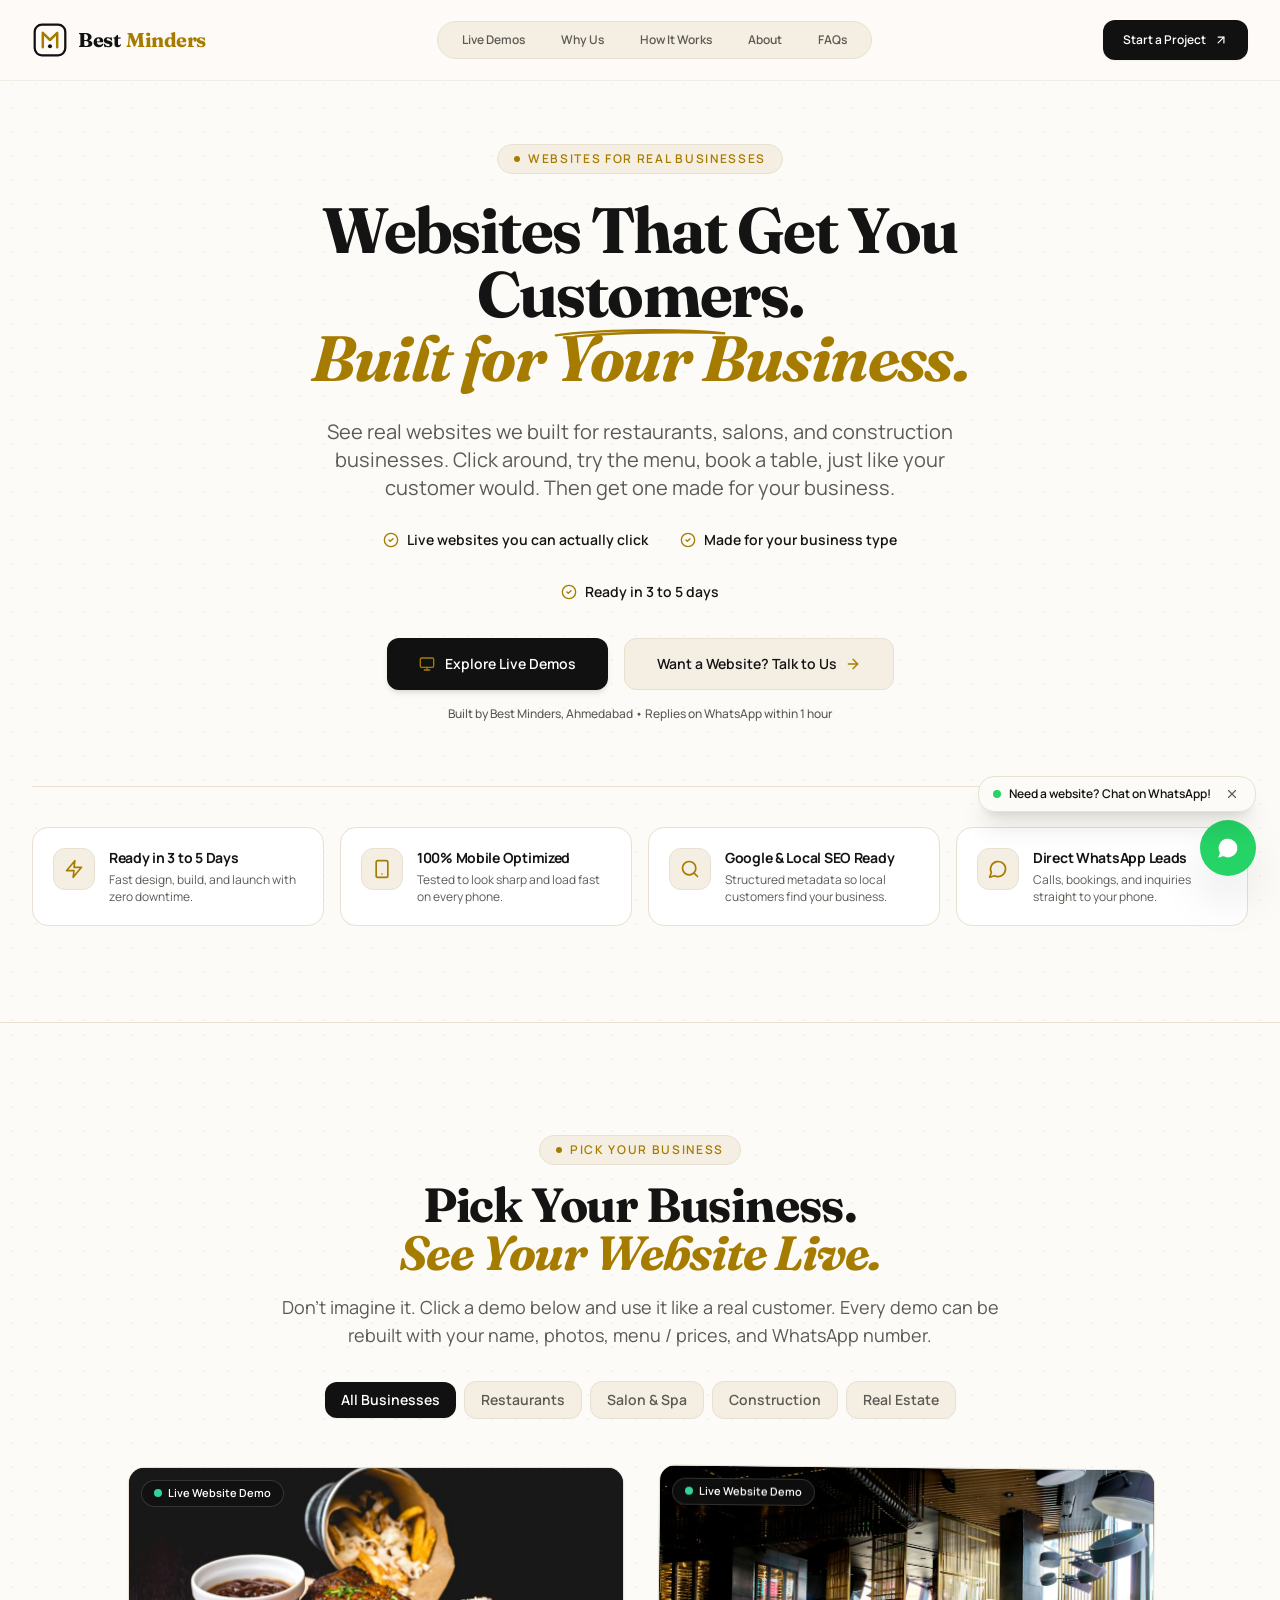
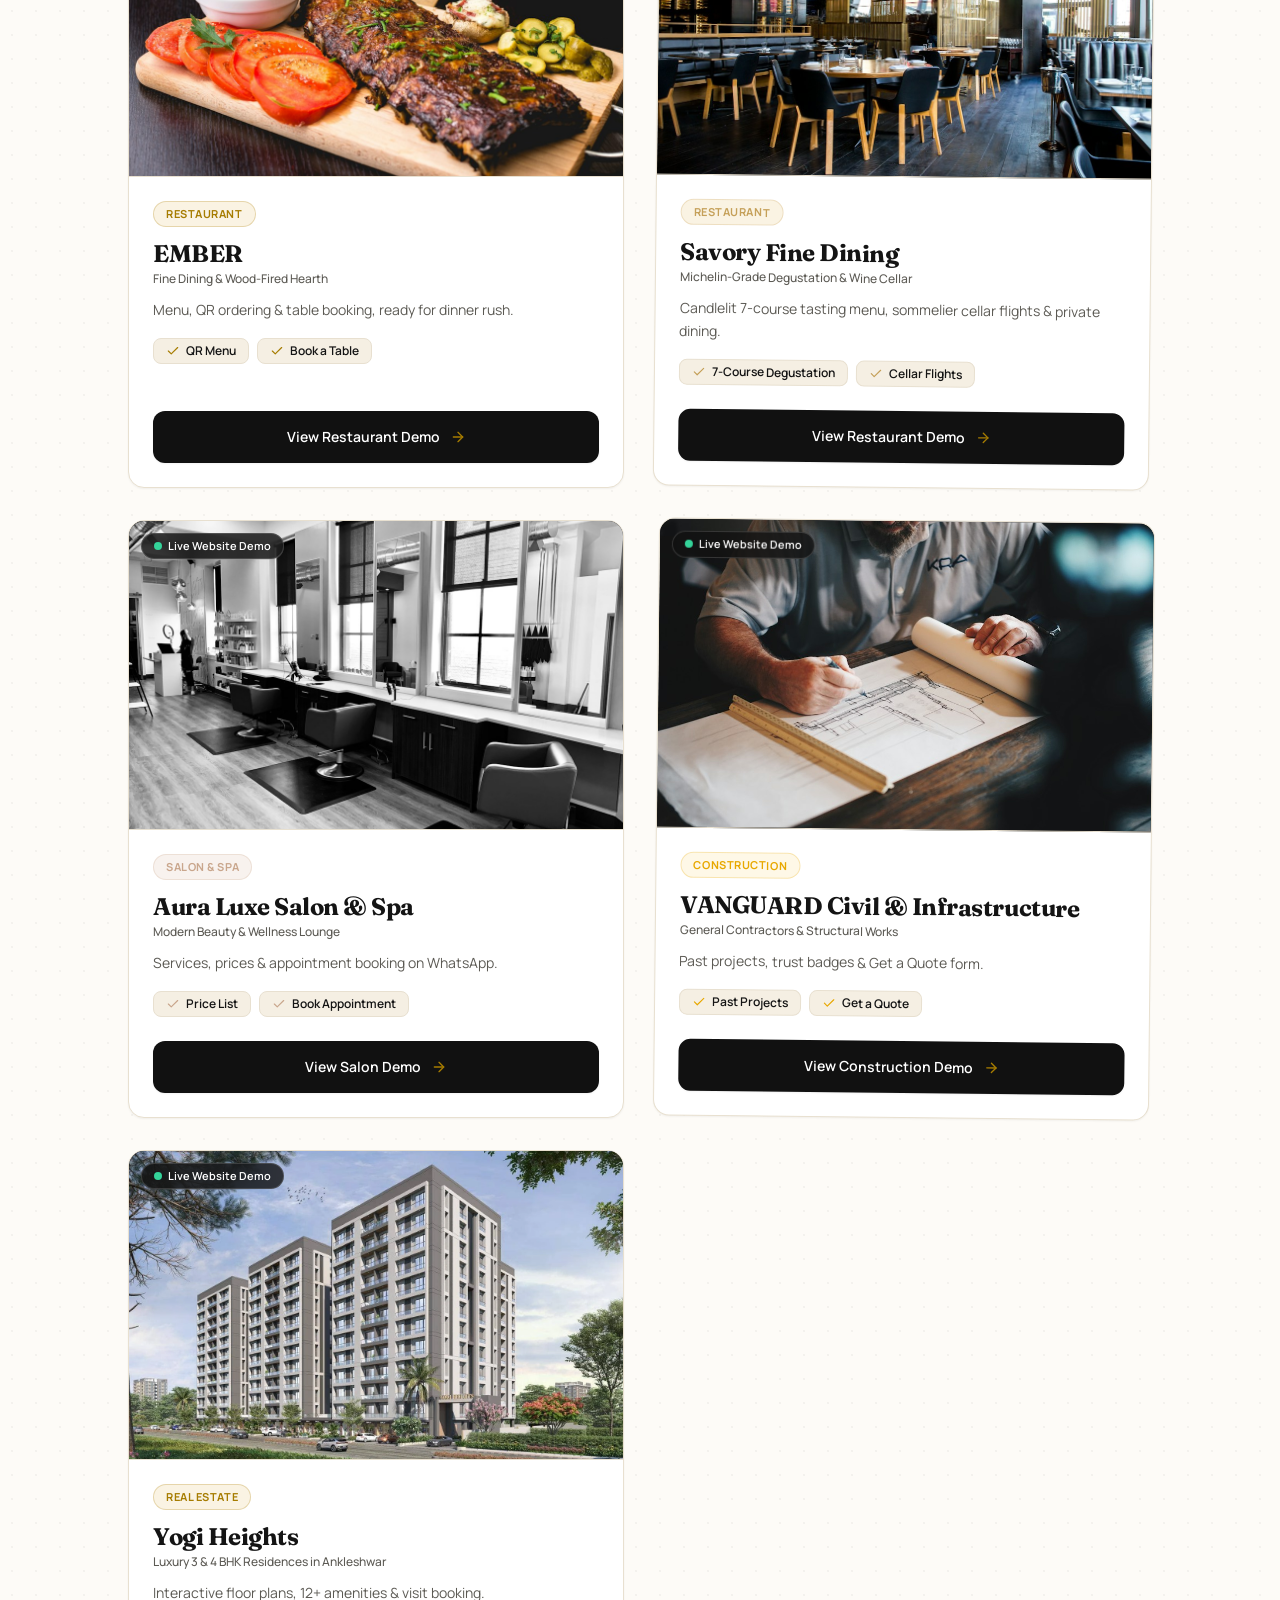
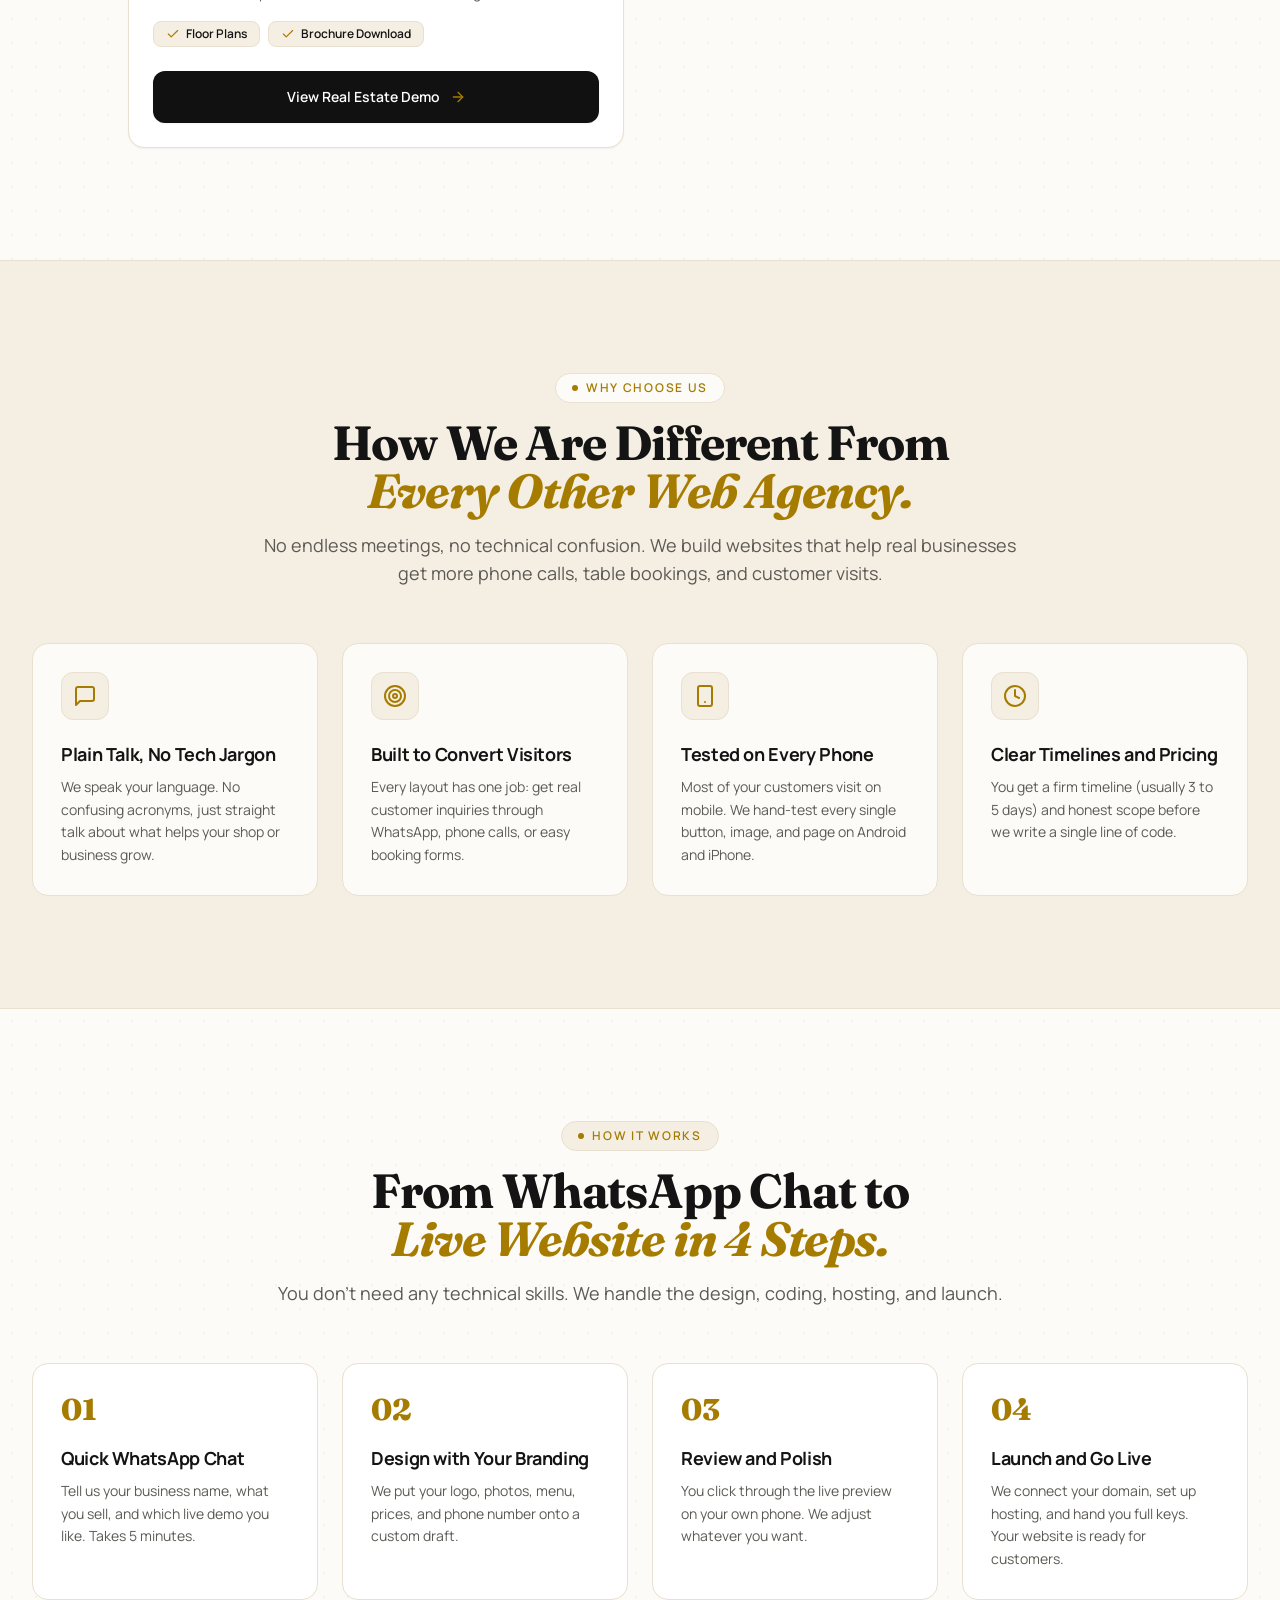
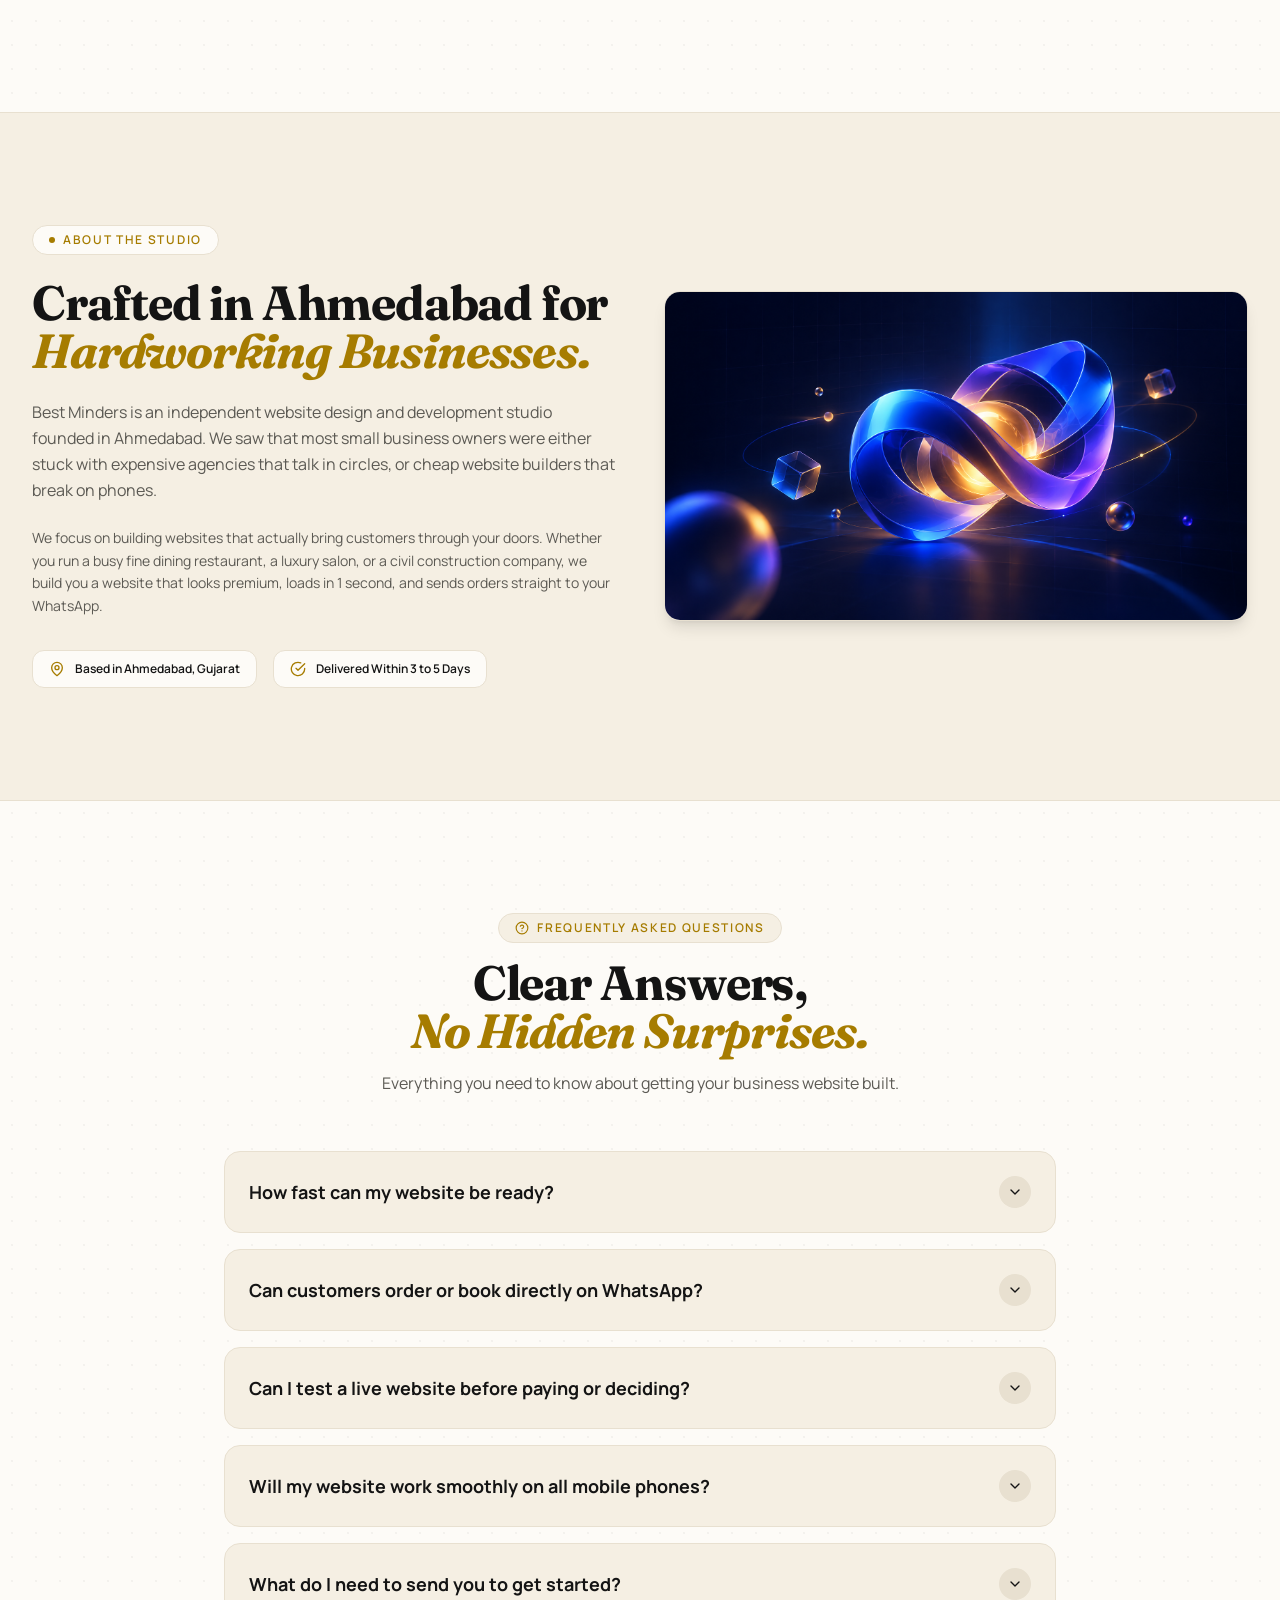
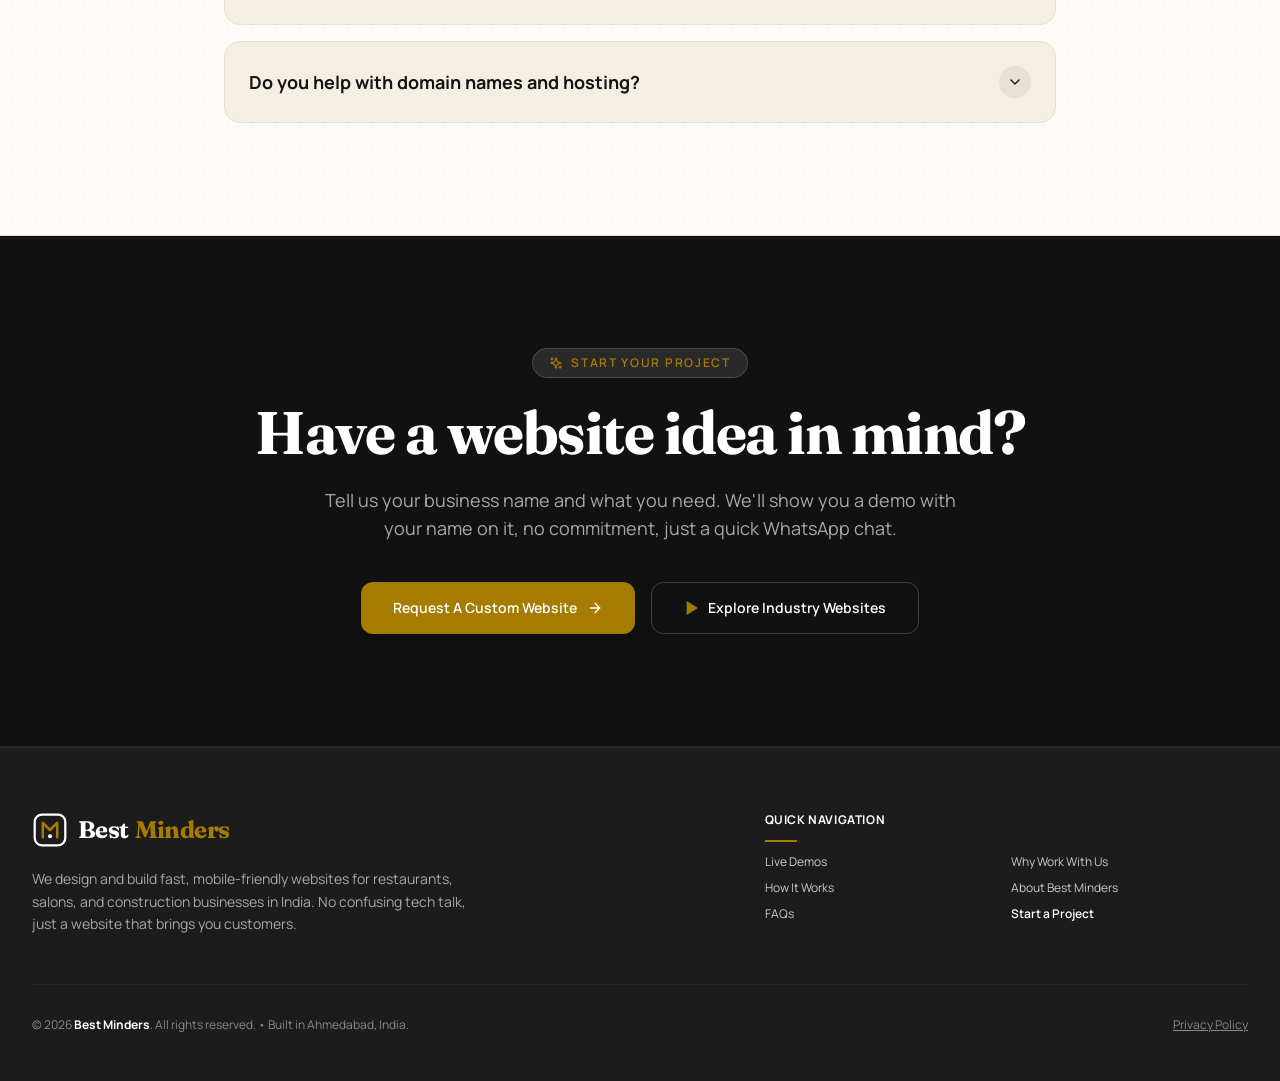
<file: index.html>
<!DOCTYPE html>
<html lang="en" class="scroll-smooth">
  <head>
    <meta charset="UTF-8" />
    <link rel="icon" type="image/png" href="/favicon.png" />
    <meta name="viewport" content="width=device-width, initial-scale=1.0" />
    
    <!-- Primary Title & Description -->
    <title>Best Minders | Websites That Get You Customers</title>
    <meta name="description" content="We design and build fast, mobile-friendly websites for restaurants, salons, and construction businesses in India. Explore live interactive website demos." />
    <meta name="keywords" content="Website design Ahmedabad, restaurant website, salon website, construction website, Best Minders, responsive websites" />
    <link rel="canonical" href="https://bestminders.github.io/" />

    <!-- Open Graph / Facebook -->
    <meta property="og:type" content="website" />
    <meta property="og:url" content="https://bestminders.github.io/" />
    <meta property="og:title" content="Best Minders | Websites That Get You Customers" />
    <meta property="og:description" content="We design and build fast, mobile-friendly websites for restaurants, salons, and construction businesses in India. Explore live interactive website demos." />
    <meta property="og:image" content="https://bestminders.github.io/images/logo-full.png" />

    <!-- Twitter -->
    <meta name="twitter:card" content="summary_large_image" />
    <meta name="twitter:url" content="https://bestminders.github.io/" />
    <meta name="twitter:title" content="Best Minders | Websites That Get You Customers" />
    <meta name="twitter:description" content="We design and build fast, mobile-friendly websites for restaurants, salons, and construction businesses in India. Explore live interactive website demos." />
    <meta name="twitter:image" content="https://bestminders.github.io/images/logo-full.png" />

    <!-- Google Fonts: Fraunces (Headlines) & Manrope (Body) -->
    <link rel="preconnect" href="https://fonts.googleapis.com">
    <link rel="preconnect" href="https://fonts.gstatic.com" crossorigin>
    <link href="https://fonts.googleapis.com/css2?family=Fraunces:ital,opsz,wght@0,9..144,600;0,9..144,700;1,9..144,600;1,9..144,700&family=Manrope:wght@400;500;600;700&display=swap" rel="stylesheet">

    <!-- Structured Data (JSON-LD) -->
    <script type="application/ld+json">
      {
        "@context": "https://schema.org",
        "@type": "Organization",
        "name": "Best Minders",
        "url": "https://bestminders.github.io/",
        "description": "Website design and development studio in Ahmedabad, India. We build fast, mobile-friendly websites for restaurants, salons, and construction businesses.",
        "address": {
          "@type": "PostalAddress",
          "addressLocality": "Ahmedabad",
          "addressRegion": "Gujarat",
          "addressCountry": "India"
        }
      }
    </script>
    <script type="module" crossorigin src="/assets/index-B5_Ia4Cq.js"></script>
    <link rel="stylesheet" crossorigin href="/assets/index-BWaOO0uV.css">
  </head>
  <body class="bg-[#FDFBF7] text-[#141414] font-sans antialiased selection:bg-[#A67C00] selection:text-white overflow-x-hidden">
    <div id="root"></div>
  </body>
</html>
</file>
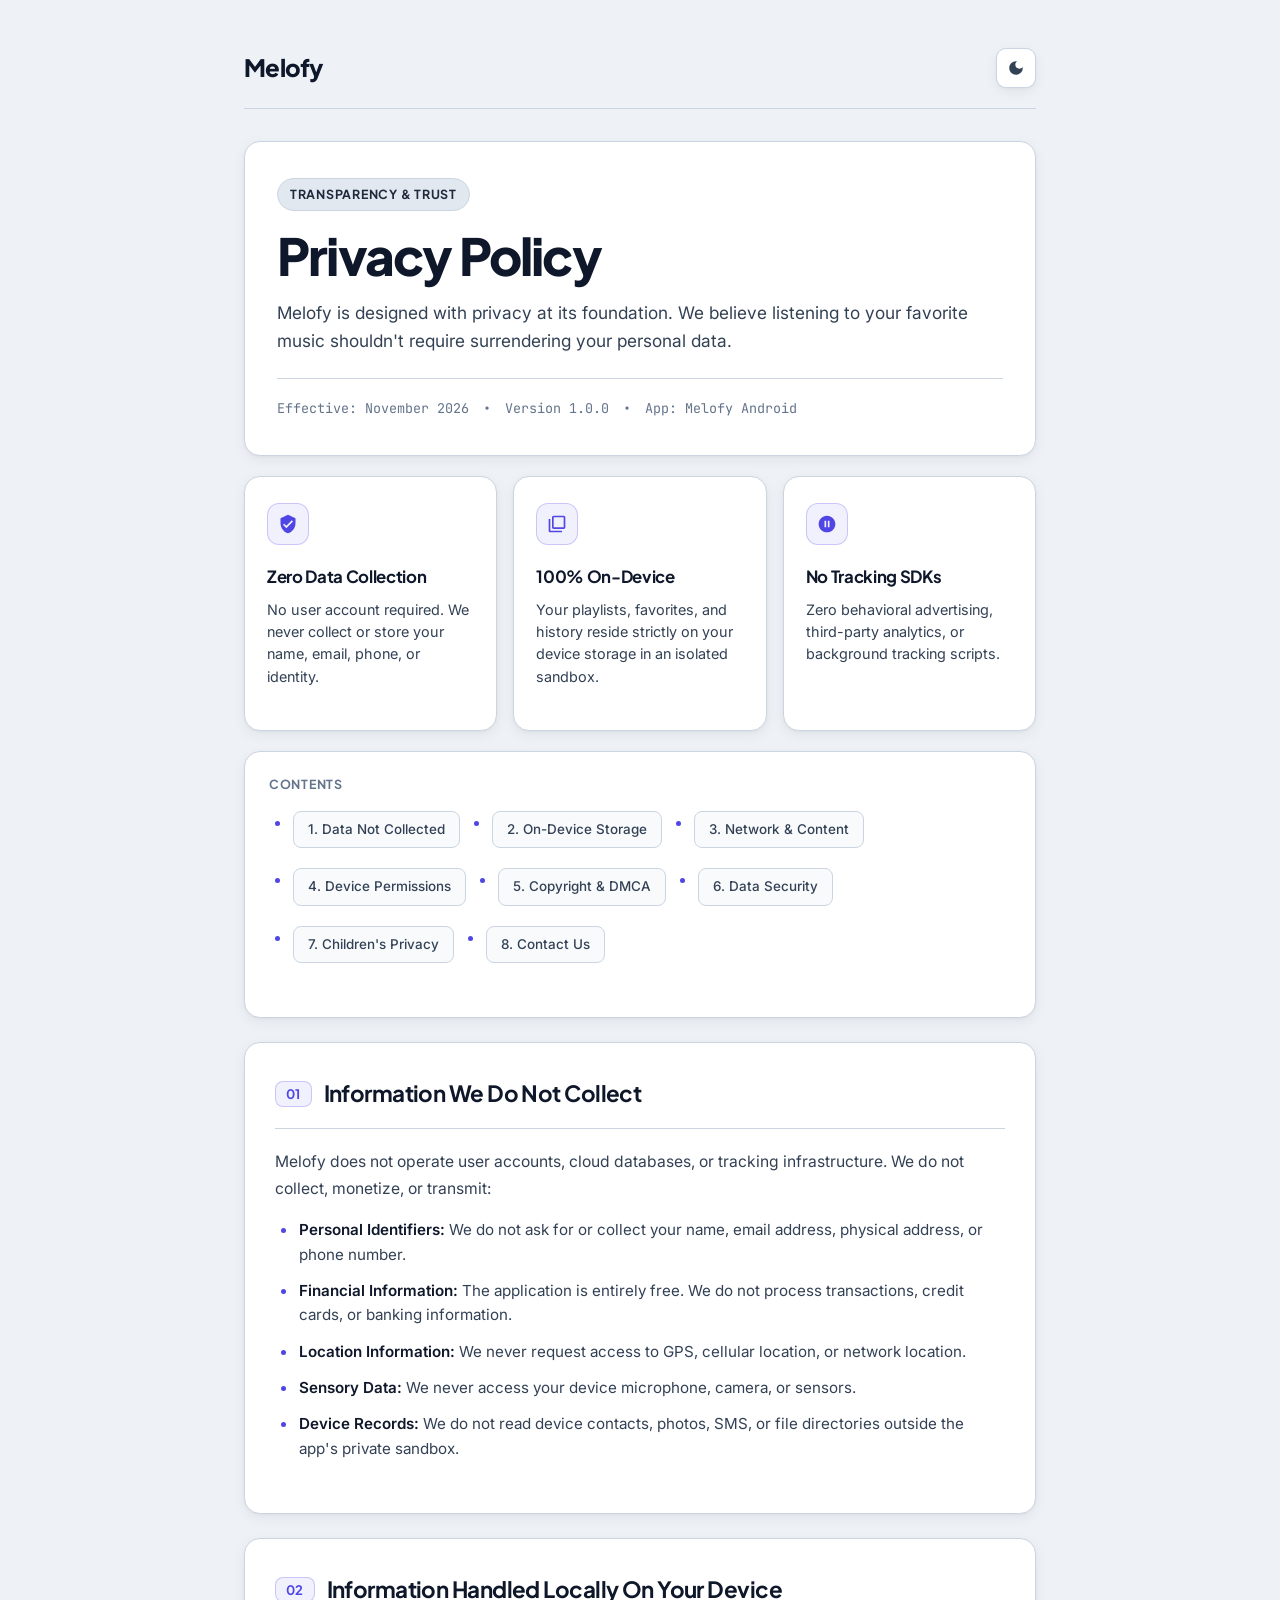
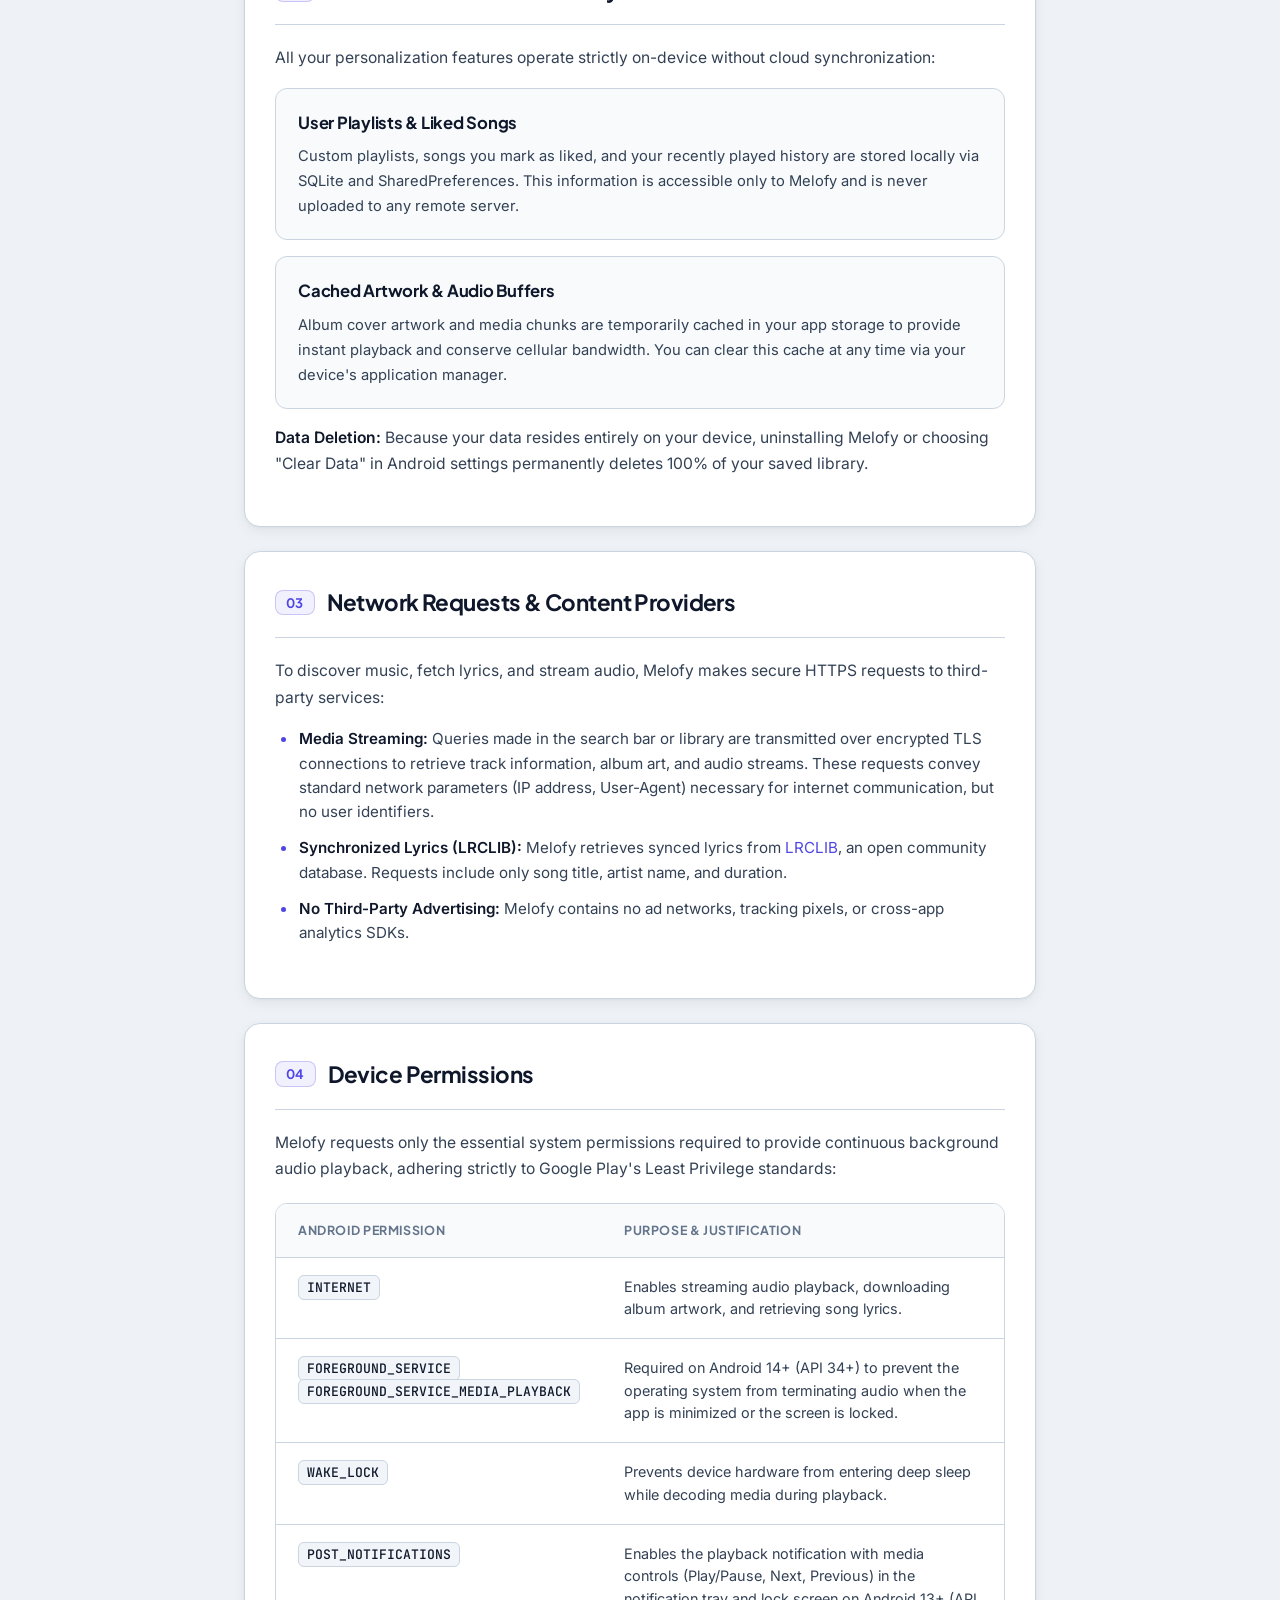
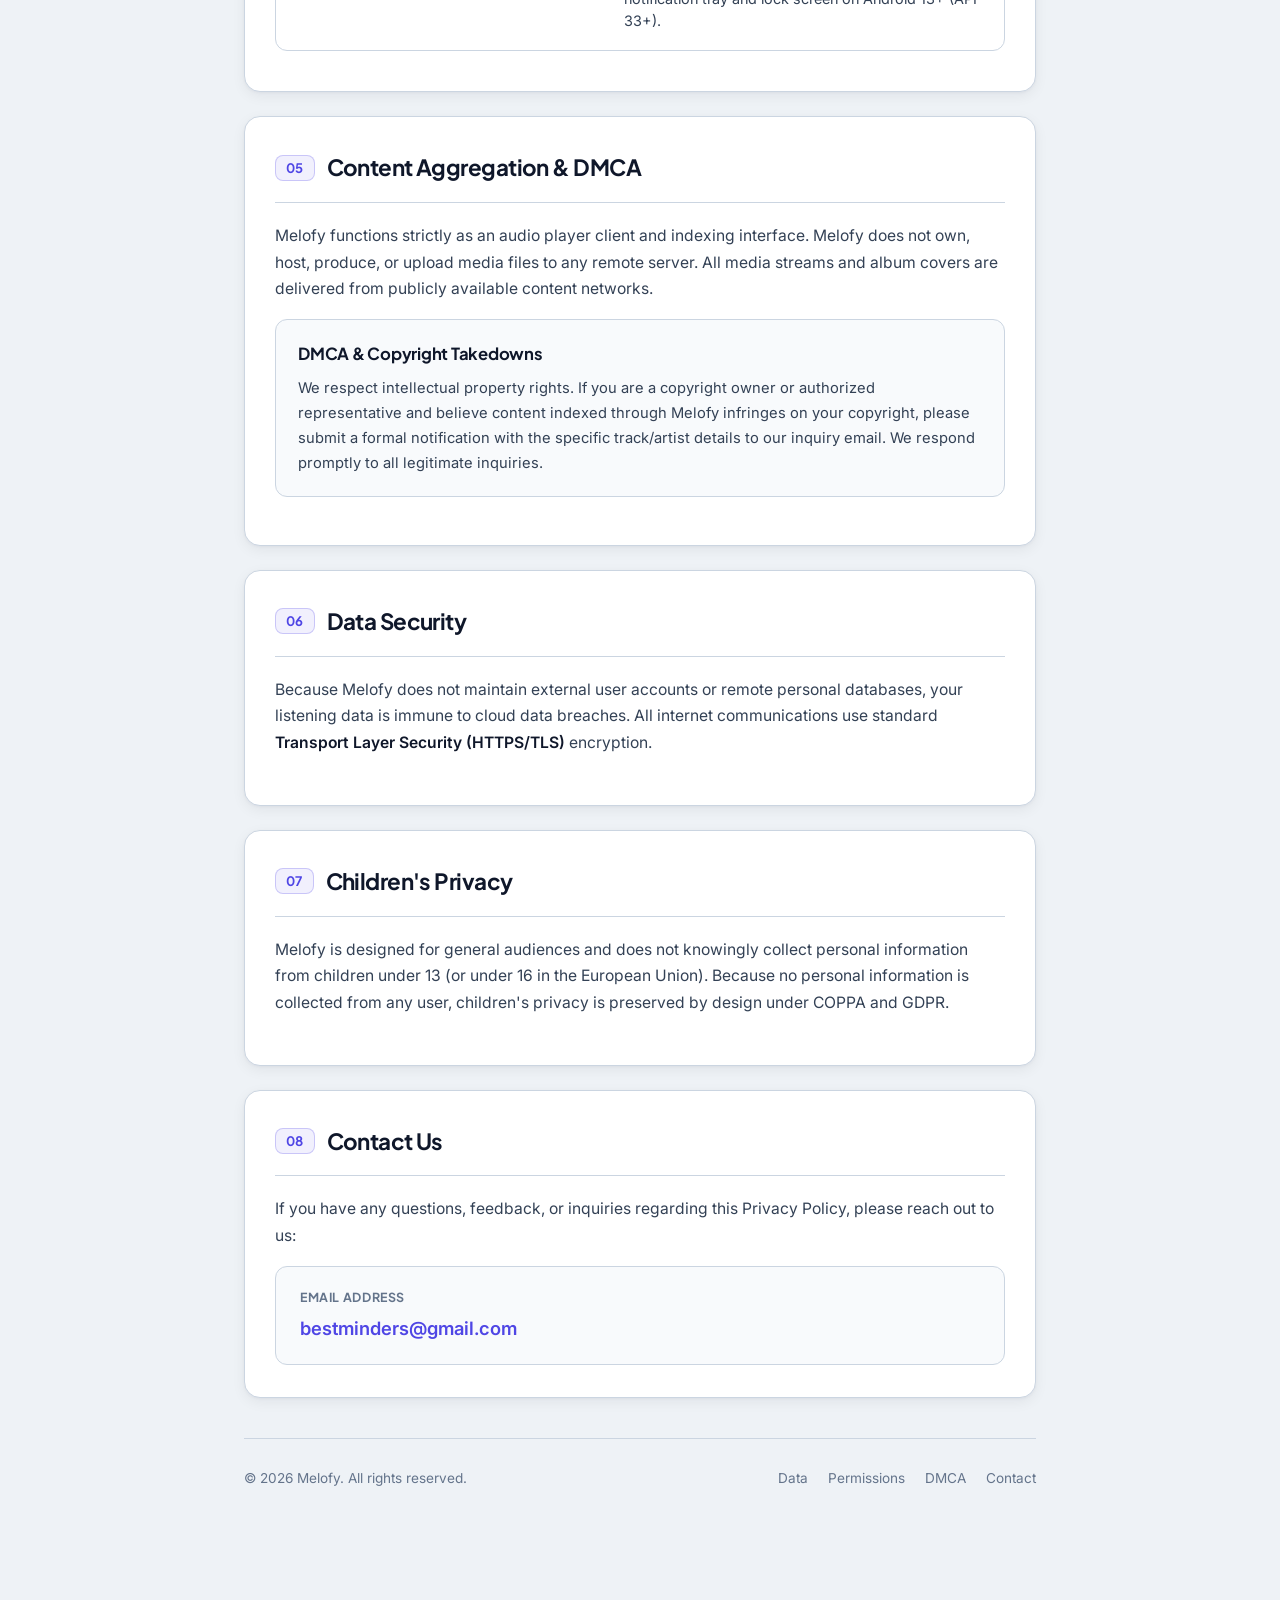
<file: melofy/index.html>
<!DOCTYPE html>
<html lang="en" data-theme="light">
<head>
  <meta charset="UTF-8">
  <meta name="viewport" content="width=device-width, initial-scale=1.0">
  <title>Privacy Policy | Melofy</title>
  <meta name="description" content="Privacy Policy for Melofy Music Player. Learn how we handle your data, on-device storage, and streaming permissions.">

  <!-- Inter & Plus Jakarta Sans typography -->
  <link rel="preconnect" href="https://fonts.googleapis.com">
  <link rel="preconnect" href="https://fonts.gstatic.com" crossorigin>
  <link href="https://fonts.googleapis.com/css2?family=Inter:wght@300;400;500;600;700&family=Plus+Jakarta+Sans:wght@500;600;700;800&family=JetBrains+Mono:wght@400;500&display=swap" rel="stylesheet">

  <style>
    /* Dark Theme */
    :root {
      --bg: #0B0E14;
      --bg-gradient: radial-gradient(ellipse 80% 60% at 50% -10%, rgba(99, 102, 241, 0.15), rgba(0, 0, 0, 0) 70%);
      --surface: #141824;
      --surface-elevated: #1C2233;
      --surface-border: #283046;
      --surface-border-hover: #3E4B6E;
      --card-shadow: 0 4px 20px rgba(0, 0, 0, 0.45);
      --card-shadow-hover: 0 8px 30px rgba(0, 0, 0, 0.6);
      --text-primary: #F3F4F8;
      --text-secondary: #9DA7B8;
      --text-tertiary: #677489;
      --accent: #6366F1;
      --accent-soft: rgba(99, 102, 241, 0.15);
      --accent-border: rgba(99, 102, 241, 0.35);
      --badge-bg: rgba(255, 255, 255, 0.06);
      --badge-border: rgba(255, 255, 255, 0.12);
      --badge-text: #9DA7B8;
      --code-bg: #1C2233;
      --code-color: #E2E8F0;
      --code-border: #283046;
      --toc-bg: #1C2233;
      --toc-color: #9DA7B8;
      --toc-border: #283046;
      --toc-hover-bg: #242B3F;
      --font-heading: 'Plus Jakarta Sans', -apple-system, BlinkMacSystemFont, sans-serif;
      --font-body: 'Inter', -apple-system, BlinkMacSystemFont, sans-serif;
      --font-mono: 'JetBrains Mono', monospace;
      --card-radius: 16px;
      --transition: all 0.2s cubic-bezier(0.16, 1, 0.3, 1);
    }

    /* Light Theme (Clean Crisp Card Architecture on Soft Slate Canvas) */
    [data-theme="light"] {
      --bg: #EEF2F6;
      --bg-gradient: none;
      --surface: #FFFFFF;
      --surface-elevated: #F8FAFC;
      --surface-border: #CBD5E1;
      --surface-border-hover: #94A3B8;
      --card-shadow: 0 4px 14px rgba(15, 23, 42, 0.06), 0 1px 3px rgba(15, 23, 42, 0.04);
      --card-shadow-hover: 0 8px 24px rgba(15, 23, 42, 0.1);
      --text-primary: #0F172A;
      --text-secondary: #334155;
      --text-tertiary: #64748B;
      --accent: #4F46E5;
      --accent-soft: rgba(79, 70, 229, 0.08);
      --accent-border: rgba(79, 70, 229, 0.25);
      --badge-bg: #E2E8F0;
      --badge-border: #CBD5E1;
      --badge-text: #1E293B;
      --code-bg: #F1F5F9;
      --code-color: #0F172A;
      --code-border: #CBD5E1;
      --toc-bg: #F8FAFC;
      --toc-color: #334155;
      --toc-border: #CBD5E1;
      --toc-hover-bg: #E2E8F0;
    }

    * {
      box-sizing: border-box;
      margin: 0;
      padding: 0;
    }

    html {
      scroll-behavior: smooth;
      background-color: var(--bg);
      color: var(--text-primary);
      font-family: var(--font-body);
      font-size: 16px;
      line-height: 1.65;
      -webkit-font-smoothing: antialiased;
    }

    body {
      min-height: 100vh;
      background-color: var(--bg);
      background-image: var(--bg-gradient);
      background-repeat: no-repeat;
      position: relative;
      transition: background-color 0.25s ease, color 0.25s ease;
    }

    /* Container */
    .container {
      max-width: 840px;
      margin: 0 auto;
      padding: 48px 24px 120px;
    }

    /* Top Navigation */
    .nav-header {
      display: flex;
      align-items: center;
      justify-content: space-between;
      margin-bottom: 32px;
      padding-bottom: 20px;
      border-bottom: 1px solid var(--surface-border);
    }

    .brand {
      display: flex;
      align-items: center;
      text-decoration: none;
      color: var(--text-primary);
    }

    .brand-title {
      font-family: var(--font-heading);
      font-weight: 800;
      font-size: 1.5rem;
      letter-spacing: -0.03em;
      color: var(--text-primary);
    }

    .nav-actions {
      display: flex;
      align-items: center;
      gap: 12px;
    }

    .theme-toggle {
      width: 40px;
      height: 40px;
      border-radius: 10px;
      background: var(--surface);
      border: 1px solid var(--surface-border);
      box-shadow: var(--card-shadow);
      color: var(--text-secondary);
      cursor: pointer;
      display: flex;
      align-items: center;
      justify-content: center;
      transition: var(--transition);
    }

    .theme-toggle:hover {
      color: var(--text-primary);
      border-color: var(--surface-border-hover);
      transform: translateY(-1px);
    }

    .theme-toggle svg {
      width: 18px;
      height: 18px;
      fill: currentColor;
    }

    /* Hero Card */
    .hero-card {
      background: var(--surface);
      border: 1px solid var(--surface-border);
      border-radius: var(--card-radius);
      padding: 36px 32px;
      margin-bottom: 20px;
      box-shadow: var(--card-shadow);
      transition: var(--transition);
    }

    .hero-tag {
      font-family: var(--font-heading);
      font-size: 0.78rem;
      font-weight: 700;
      text-transform: uppercase;
      letter-spacing: 0.06em;
      color: var(--badge-text);
      background: var(--badge-bg);
      border: 1px solid var(--badge-border);
      padding: 5px 12px;
      border-radius: 9999px;
      margin-bottom: 16px;
      display: inline-block;
    }

    .hero-card h1 {
      font-family: var(--font-heading);
      font-size: clamp(2.2rem, 5vw, 3.2rem);
      font-weight: 800;
      letter-spacing: -0.035em;
      line-height: 1.1;
      margin-bottom: 16px;
      color: var(--text-primary);
    }

    .hero-card p {
      font-size: 1.08rem;
      line-height: 1.65;
      color: var(--text-secondary);
      max-width: 720px;
      font-weight: 400;
    }

    .hero-meta {
      display: flex;
      flex-wrap: wrap;
      gap: 14px;
      margin-top: 22px;
      padding-top: 18px;
      border-top: 1px solid var(--surface-border);
      font-size: 0.84rem;
      color: var(--text-tertiary);
      font-family: var(--font-mono);
    }

    /* Key Pillars Grid */
    .pillars-grid {
      display: grid;
      grid-template-columns: repeat(3, 1fr);
      gap: 16px;
      margin-bottom: 20px;
    }

    .pillar-card {
      background: var(--surface);
      border: 1px solid var(--surface-border);
      border-radius: var(--card-radius);
      padding: 26px 22px;
      box-shadow: var(--card-shadow);
      transition: var(--transition);
    }

    .pillar-card:hover {
      border-color: var(--surface-border-hover);
      box-shadow: var(--card-shadow-hover);
      transform: translateY(-2px);
    }

    .pillar-icon {
      width: 42px;
      height: 42px;
      border-radius: 12px;
      background: var(--accent-soft);
      border: 1px solid var(--accent-border);
      display: flex;
      align-items: center;
      justify-content: center;
      margin-bottom: 18px;
    }

    .pillar-icon svg {
      width: 20px;
      height: 20px;
      fill: var(--accent);
    }

    .pillar-card h3 {
      font-family: var(--font-heading);
      font-size: 1.05rem;
      font-weight: 700;
      letter-spacing: -0.02em;
      margin-bottom: 8px;
      color: var(--text-primary);
    }

    .pillar-card p {
      font-size: 0.9rem;
      color: var(--text-secondary);
      line-height: 1.55;
    }

    /* Table of Contents Card */
    .toc-bar {
      background: var(--surface);
      border: 1px solid var(--surface-border);
      border-radius: var(--card-radius);
      padding: 22px 24px;
      box-shadow: var(--card-shadow);
      margin-bottom: 24px;
    }

    .toc-heading {
      font-size: 0.78rem;
      text-transform: uppercase;
      font-weight: 700;
      letter-spacing: 0.06em;
      color: var(--text-tertiary);
      margin-bottom: 14px;
      font-family: var(--font-heading);
    }

    .toc-list {
      display: flex;
      flex-wrap: wrap;
      gap: 8px;
      list-style: none;
    }

    .toc-item a {
      display: inline-block;
      font-size: 0.84rem;
      font-weight: 500;
      color: var(--toc-color);
      text-decoration: none;
      padding: 7px 14px;
      border-radius: 8px;
      background: var(--toc-bg);
      border: 1px solid var(--toc-border);
      transition: var(--transition);
    }

    .toc-item a:hover {
      color: var(--text-primary);
      background: var(--toc-hover-bg);
      border-color: var(--surface-border-hover);
      transform: translateY(-1px);
    }

    /* Content Sections as Prominent Boxed Cards */
    section {
      background: var(--surface);
      border: 1px solid var(--surface-border);
      border-radius: var(--card-radius);
      padding: 32px 30px;
      margin-bottom: 24px;
      box-shadow: var(--card-shadow);
      scroll-margin-top: 30px;
      transition: var(--transition);
    }

    section:hover {
      border-color: var(--surface-border-hover);
    }

    .section-title {
      font-family: var(--font-heading);
      font-size: 1.4rem;
      font-weight: 700;
      letter-spacing: -0.025em;
      color: var(--text-primary);
      margin-bottom: 20px;
      display: flex;
      align-items: center;
      gap: 12px;
      padding-bottom: 16px;
      border-bottom: 1px solid var(--surface-border);
    }

    .section-index {
      font-family: var(--font-heading);
      font-size: 0.82rem;
      font-weight: 700;
      letter-spacing: 0.02em;
      color: var(--accent);
      background: var(--accent-soft);
      border: 1px solid var(--accent-border);
      padding: 4px 10px;
      border-radius: 8px;
      line-height: 1.2;
      display: inline-flex;
      align-items: center;
      justify-content: center;
    }

    p {
      color: var(--text-secondary);
      font-size: 0.98rem;
      line-height: 1.7;
      margin-bottom: 16px;
    }

    p strong {
      color: var(--text-primary);
      font-weight: 600;
    }

    ul {
      list-style: none;
      margin: 16px 0 20px;
      padding: 0;
    }

    li {
      position: relative;
      padding-left: 24px;
      margin-bottom: 12px;
      color: var(--text-secondary);
      font-size: 0.95rem;
      line-height: 1.6;
    }

    li::before {
      content: "";
      position: absolute;
      left: 6px;
      top: 10px;
      width: 5px;
      height: 5px;
      border-radius: 50%;
      background: var(--accent);
    }

    li strong {
      color: var(--text-primary);
      font-weight: 600;
    }

    /* Inset Cards */
    .inset-card {
      background: var(--surface-elevated);
      border: 1px solid var(--surface-border);
      border-radius: 12px;
      padding: 20px 22px;
      margin: 16px 0;
    }

    .inset-card h4 {
      font-family: var(--font-heading);
      font-size: 1.04rem;
      font-weight: 700;
      letter-spacing: -0.015em;
      color: var(--text-primary);
      margin-bottom: 8px;
    }

    .inset-card p {
      margin-bottom: 0;
      font-size: 0.92rem;
    }

    /* Permissions Table */
    .table-container {
      border: 1px solid var(--surface-border);
      border-radius: 12px;
      overflow: hidden;
      margin: 20px 0 8px;
      background: var(--surface);
    }

    table {
      width: 100%;
      border-collapse: collapse;
      font-size: 0.9rem;
      text-align: left;
    }

    th {
      font-family: var(--font-heading);
      font-size: 0.78rem;
      font-weight: 700;
      text-transform: uppercase;
      letter-spacing: 0.05em;
      color: var(--text-tertiary);
      padding: 16px 22px;
      background: var(--surface-elevated);
      border-bottom: 1px solid var(--surface-border);
    }

    td {
      padding: 18px 22px;
      border-bottom: 1px solid var(--surface-border);
      color: var(--text-secondary);
      vertical-align: top;
      line-height: 1.55;
    }

    tr:last-child td {
      border-bottom: none;
    }

    code {
      font-family: var(--font-mono);
      font-size: 0.82rem;
      background: var(--code-bg);
      color: var(--code-color);
      border: 1px solid var(--code-border);
      padding: 3px 8px;
      border-radius: 6px;
      font-weight: 500;
    }

    /* Contact Box */
    .contact-box {
      background: var(--surface-elevated);
      border: 1px solid var(--surface-border);
      border-radius: 12px;
      padding: 20px 24px;
      margin-top: 16px;
    }

    .contact-meta-label {
      font-family: var(--font-heading);
      font-size: 0.78rem;
      font-weight: 700;
      text-transform: uppercase;
      letter-spacing: 0.05em;
      color: var(--text-tertiary);
      margin-bottom: 6px;
    }

    .contact-link {
      font-size: 1.15rem;
      color: var(--accent);
      text-decoration: none;
      font-weight: 600;
      transition: var(--transition);
      display: inline-block;
    }

    .contact-link:hover {
      text-decoration: underline;
    }

    /* Footer */
    footer {
      margin-top: 40px;
      padding-top: 28px;
      border-top: 1px solid var(--surface-border);
      display: flex;
      align-items: center;
      justify-content: space-between;
      flex-wrap: wrap;
      gap: 16px;
      font-size: 0.85rem;
      color: var(--text-tertiary);
    }

    .footer-links {
      display: flex;
      gap: 20px;
    }

    .footer-links a {
      color: var(--text-tertiary);
      text-decoration: none;
      transition: var(--transition);
    }

    .footer-links a:hover {
      color: var(--text-primary);
    }

    @media (max-width: 720px) {
      .container {
        padding: 32px 16px 80px;
      }
      .pillars-grid {
        grid-template-columns: 1fr;
      }
      .hero-card {
        padding: 26px 20px;
      }
      section {
        padding: 24px 18px;
      }
      .hero-card h1 {
        font-size: 2.1rem;
      }
    }
  </style>
</head>
<body>

  <div class="container">

    <!-- Top Navigation -->
    <header class="nav-header">
      <a href="#" class="brand">
        <span class="brand-title">Melofy</span>
      </a>

      <div class="nav-actions">
        <!-- Light / Dark Mode Toggle -->
        <button class="theme-toggle" id="themeToggle" title="Toggle Theme" aria-label="Toggle Theme">
          <svg id="themeIcon" viewBox="0 0 24 24">
            <!-- Moon icon (when in light mode, clicking switches to dark) -->
            <path d="M12 3c-4.97 0-9 4.03-9 9s4.03 9 9 9 9-4.03 9-9c0-.46-.04-.92-.1-1.36-.98 1.37-2.58 2.26-4.4 2.26-2.98 0-5.4-2.42-5.4-5.4 0-1.81.89-3.42 2.26-4.4-.44-.06-.9-.1-1.36-.1z"/>
          </svg>
        </button>
      </div>
    </header>

    <!-- Hero Card Box -->
    <div class="hero-card">
      <span class="hero-tag">Transparency & Trust</span>
      <h1>Privacy Policy</h1>
      <p>
        Melofy is designed with privacy at its foundation. We believe listening to your favorite music shouldn't require surrendering your personal data.
      </p>
      <div class="hero-meta">
        <span>Effective: November 2026</span>
        <span>•</span>
        <span>Version 1.0.0</span>
        <span>•</span>
        <span>App: Melofy Android</span>
      </div>
    </div>

    <!-- 3 Pillars Grid (Cards) -->
    <div class="pillars-grid">
      <div class="pillar-card">
        <div class="pillar-icon">
          <svg viewBox="0 0 24 24"><path d="M12 1L3 5v6c0 5.55 3.84 10.74 9 12 5.16-1.26 9-6.45 9-12V5l-9-4zm-2 16l-4-4 1.41-1.41L10 14.17l6.59-6.59L18 9l-8 8z"/></svg>
        </div>
        <h3>Zero Data Collection</h3>
        <p>No user account required. We never collect or store your name, email, phone, or identity.</p>
      </div>

      <div class="pillar-card">
        <div class="pillar-icon">
          <svg viewBox="0 0 24 24"><path d="M4 6H2v14c0 1.1.9 2 2 2h14v-2H4V6zm16-4H8c-1.1 0-2 .9-2 2v12c0 1.1.9 2 2 2h12c1.1 0 2-.9 2-2V4c0-1.1-.9-2-2-2zm0 14H8V4h12v12z"/></svg>
        </div>
        <h3>100% On-Device</h3>
        <p>Your playlists, favorites, and history reside strictly on your device storage in an isolated sandbox.</p>
      </div>

      <div class="pillar-card">
        <div class="pillar-icon">
          <svg viewBox="0 0 24 24"><path d="M12 2C6.48 2 2 6.48 2 12s4.48 10 10 10 10-4.48 10-10S17.52 2 12 2zm-1 14H9V8h2v8zm4 0h-2V8h2v8z"/></svg>
        </div>
        <h3>No Tracking SDKs</h3>
        <p>Zero behavioral advertising, third-party analytics, or background tracking scripts.</p>
      </div>
    </div>

    <!-- Table of Contents (Card Box) -->
    <div class="toc-bar">
      <div class="toc-heading">Contents</div>
      <ul class="toc-list">
        <li class="toc-item"><a href="#data-not-collected">1. Data Not Collected</a></li>
        <li class="toc-item"><a href="#on-device-data">2. On-Device Storage</a></li>
        <li class="toc-item"><a href="#network-services">3. Network & Content</a></li>
        <li class="toc-item"><a href="#permissions">4. Device Permissions</a></li>
        <li class="toc-item"><a href="#copyright">5. Copyright & DMCA</a></li>
        <li class="toc-item"><a href="#security">6. Data Security</a></li>
        <li class="toc-item"><a href="#children">7. Children's Privacy</a></li>
        <li class="toc-item"><a href="#contact">8. Contact Us</a></li>
      </ul>
    </div>

    <!-- SECTION 1 (Card Box) -->
    <section id="data-not-collected">
      <h2 class="section-title"><span class="section-index">01</span> Information We Do Not Collect</h2>
      <p>
        Melofy does not operate user accounts, cloud databases, or tracking infrastructure. We do not collect, monetize, or transmit:
      </p>
      <ul>
        <li><strong>Personal Identifiers:</strong> We do not ask for or collect your name, email address, physical address, or phone number.</li>
        <li><strong>Financial Information:</strong> The application is entirely free. We do not process transactions, credit cards, or banking information.</li>
        <li><strong>Location Information:</strong> We never request access to GPS, cellular location, or network location.</li>
        <li><strong>Sensory Data:</strong> We never access your device microphone, camera, or sensors.</li>
        <li><strong>Device Records:</strong> We do not read device contacts, photos, SMS, or file directories outside the app's private sandbox.</li>
      </ul>
    </section>

    <!-- SECTION 2 (Card Box) -->
    <section id="on-device-data">
      <h2 class="section-title"><span class="section-index">02</span> Information Handled Locally On Your Device</h2>
      <p>
        All your personalization features operate strictly on-device without cloud synchronization:
      </p>

      <div class="inset-card">
        <h4>User Playlists & Liked Songs</h4>
        <p>Custom playlists, songs you mark as liked, and your recently played history are stored locally via SQLite and SharedPreferences. This information is accessible only to Melofy and is never uploaded to any remote server.</p>
      </div>

      <div class="inset-card">
        <h4>Cached Artwork & Audio Buffers</h4>
        <p>Album cover artwork and media chunks are temporarily cached in your app storage to provide instant playback and conserve cellular bandwidth. You can clear this cache at any time via your device's application manager.</p>
      </div>

      <p>
        <strong>Data Deletion:</strong> Because your data resides entirely on your device, uninstalling Melofy or choosing "Clear Data" in Android settings permanently deletes 100% of your saved library.
      </p>
    </section>

    <!-- SECTION 3 (Card Box) -->
    <section id="network-services">
      <h2 class="section-title"><span class="section-index">03</span> Network Requests & Content Providers</h2>
      <p>
        To discover music, fetch lyrics, and stream audio, Melofy makes secure HTTPS requests to third-party services:
      </p>
      <ul>
        <li><strong>Media Streaming:</strong> Queries made in the search bar or library are transmitted over encrypted TLS connections to retrieve track information, album art, and audio streams. These requests convey standard network parameters (IP address, User-Agent) necessary for internet communication, but no user identifiers.</li>
        <li><strong>Synchronized Lyrics (LRCLIB):</strong> Melofy retrieves synced lyrics from <a href="https://lrclib.net" target="_blank" rel="noopener" style="color: var(--accent); text-decoration: none;">LRCLIB</a>, an open community database. Requests include only song title, artist name, and duration.</li>
        <li><strong>No Third-Party Advertising:</strong> Melofy contains no ad networks, tracking pixels, or cross-app analytics SDKs.</li>
      </ul>
    </section>

    <!-- SECTION 4 (Card Box) -->
    <section id="permissions">
      <h2 class="section-title"><span class="section-index">04</span> Device Permissions</h2>
      <p>
        Melofy requests only the essential system permissions required to provide continuous background audio playback, adhering strictly to Google Play's Least Privilege standards:
      </p>

      <div class="table-container">
        <table>
          <thead>
            <tr>
              <th>Android Permission</th>
              <th>Purpose & Justification</th>
            </tr>
          </thead>
          <tbody>
            <tr>
              <td><code>INTERNET</code></td>
              <td>Enables streaming audio playback, downloading album artwork, and retrieving song lyrics.</td>
            </tr>
            <tr>
              <td><code>FOREGROUND_SERVICE</code><br><code>FOREGROUND_SERVICE_MEDIA_PLAYBACK</code></td>
              <td>Required on Android 14+ (API 34+) to prevent the operating system from terminating audio when the app is minimized or the screen is locked.</td>
            </tr>
            <tr>
              <td><code>WAKE_LOCK</code></td>
              <td>Prevents device hardware from entering deep sleep while decoding media during playback.</td>
            </tr>
            <tr>
              <td><code>POST_NOTIFICATIONS</code></td>
              <td>Enables the playback notification with media controls (Play/Pause, Next, Previous) in the notification tray and lock screen on Android 13+ (API 33+).</td>
            </tr>
          </tbody>
        </table>
      </div>
    </section>

    <!-- SECTION 5 (Card Box) -->
    <section id="copyright">
      <h2 class="section-title"><span class="section-index">05</span> Content Aggregation & DMCA</h2>
      <p>
        Melofy functions strictly as an audio player client and indexing interface. Melofy does not own, host, produce, or upload media files to any remote server. All media streams and album covers are delivered from publicly available content networks.
      </p>
      <div class="inset-card">
        <h4>DMCA & Copyright Takedowns</h4>
        <p>
          We respect intellectual property rights. If you are a copyright owner or authorized representative and believe content indexed through Melofy infringes on your copyright, please submit a formal notification with the specific track/artist details to our inquiry email. We respond promptly to all legitimate inquiries.
        </p>
      </div>
    </section>

    <!-- SECTION 6 (Card Box) -->
    <section id="security">
      <h2 class="section-title"><span class="section-index">06</span> Data Security</h2>
      <p>
        Because Melofy does not maintain external user accounts or remote personal databases, your listening data is immune to cloud data breaches. All internet communications use standard <strong>Transport Layer Security (HTTPS/TLS)</strong> encryption.
      </p>
    </section>

    <!-- SECTION 7 (Card Box) -->
    <section id="children">
      <h2 class="section-title"><span class="section-index">07</span> Children's Privacy</h2>
      <p>
        Melofy is designed for general audiences and does not knowingly collect personal information from children under 13 (or under 16 in the European Union). Because no personal information is collected from any user, children's privacy is preserved by design under COPPA and GDPR.
      </p>
    </section>

    <!-- SECTION 8 (Card Box) -->
    <section id="contact">
      <h2 class="section-title"><span class="section-index">08</span> Contact Us</h2>
      <p>
        If you have any questions, feedback, or inquiries regarding this Privacy Policy, please reach out to us:
      </p>

      <div class="contact-box">
        <div class="contact-meta-label">Email Address</div>
        <a href="mailto:bestminders@gmail.com" class="contact-link">bestminders@gmail.com</a>
      </div>
    </section>

    <!-- Footer -->
    <footer>
      <div>&copy; 2026 Melofy. All rights reserved.</div>
      <div class="footer-links">
        <a href="#data-not-collected">Data</a>
        <a href="#permissions">Permissions</a>
        <a href="#copyright">DMCA</a>
        <a href="#contact">Contact</a>
      </div>
    </footer>

  </div>

  <script>
    // Theme Toggle with LocalStorage persistence
    const toggle = document.getElementById('themeToggle');
    const icon = document.getElementById('themeIcon');
    const html = document.documentElement;

    const sunPath = 'M12 7c-2.76 0-5 2.24-5 5s2.24 5 5 5 5-2.24 5-5-2.24-5-5-5zM2 13h2c.55 0 1-.45 1-1s-.45-1-1-1H2c-.55 0-1 .45-1 1s.45 1 1 1zm18 0h2c.55 0 1-.45 1-1s-.45-1-1-1h-2c-.55 0-1 .45-1 1s.45 1 1 1zM11 2v2c0 .55.45 1 1 1s1-.45 1-1V2c0-.55-.45-1-1-1s-1 .45-1 1zm0 18v2c0 .55.45 1 1 1s1-.45 1-1v-2c0-.55-.45-1-1-1s-1 .45-1 1zM5.99 4.58c-.39-.39-1.03-.39-1.41 0s-.39 1.03 0 1.41l1.06 1.06c.39.39 1.03.39 1.41 0s.39-1.03 0-1.41L5.99 4.58zm12.37 12.37c-.39-.39-1.03-.39-1.41 0s-.39 1.03 0 1.41l1.06 1.06c.39.39 1.03.39 1.41 0s.39-1.03 0-1.41l-1.06-1.06zm1.06-10.96c.39-.39.39-1.03 0-1.41s-1.03-.39-1.41 0l-1.06 1.06c-.39.39-.39 1.03 0 1.41s1.03.39 1.41 0l1.06-1.06zM7.05 18.36c.39-.39.39-1.03 0-1.41s-1.03-.39-1.41 0l-1.06 1.06c-.39.39-.39 1.03 0 1.41s1.03.39 1.41 0l1.06-1.06z';
    const moonPath = 'M12 3c-4.97 0-9 4.03-9 9s4.03 9 9 9 9-4.03 9-9c0-.46-.04-.92-.1-1.36-.98 1.37-2.58 2.26-4.4 2.26-2.98 0-5.4-2.42-5.4-5.4 0-1.81.89-3.42 2.26-4.4-.44-.06-.9-.1-1.36-.1z';

    function setTheme(theme) {
      if (theme === 'dark') {
        html.removeAttribute('data-theme');
        icon.innerHTML = `<path d="${sunPath}"/>`;
        localStorage.setItem('melofy-theme', 'dark');
      } else {
        html.setAttribute('data-theme', 'light');
        icon.innerHTML = `<path d="${moonPath}"/>`;
        localStorage.setItem('melofy-theme', 'light');
      }
    }

    const savedTheme = localStorage.getItem('melofy-theme') || 'light';
    setTheme(savedTheme);

    toggle.addEventListener('click', () => {
      const current = html.getAttribute('data-theme') === 'light' ? 'light' : 'dark';
      setTheme(current === 'light' ? 'dark' : 'light');
    });
  </script>

</body>
</html>
</file>
<file: assets/index-BWaOO0uV.css>
*,:before,:after{--tw-border-spacing-x: 0;--tw-border-spacing-y: 0;--tw-translate-x: 0;--tw-translate-y: 0;--tw-rotate: 0;--tw-skew-x: 0;--tw-skew-y: 0;--tw-scale-x: 1;--tw-scale-y: 1;--tw-pan-x: ;--tw-pan-y: ;--tw-pinch-zoom: ;--tw-scroll-snap-strictness: proximity;--tw-gradient-from-position: ;--tw-gradient-via-position: ;--tw-gradient-to-position: ;--tw-ordinal: ;--tw-slashed-zero: ;--tw-numeric-figure: ;--tw-numeric-spacing: ;--tw-numeric-fraction: ;--tw-ring-inset: ;--tw-ring-offset-width: 0px;--tw-ring-offset-color: #fff;--tw-ring-color: rgb(59 130 246 / .5);--tw-ring-offset-shadow: 0 0 #0000;--tw-ring-shadow: 0 0 #0000;--tw-shadow: 0 0 #0000;--tw-shadow-colored: 0 0 #0000;--tw-blur: ;--tw-brightness: ;--tw-contrast: ;--tw-grayscale: ;--tw-hue-rotate: ;--tw-invert: ;--tw-saturate: ;--tw-sepia: ;--tw-drop-shadow: ;--tw-backdrop-blur: ;--tw-backdrop-brightness: ;--tw-backdrop-contrast: ;--tw-backdrop-grayscale: ;--tw-backdrop-hue-rotate: ;--tw-backdrop-invert: ;--tw-backdrop-opacity: ;--tw-backdrop-saturate: ;--tw-backdrop-sepia: ;--tw-contain-size: ;--tw-contain-layout: ;--tw-contain-paint: ;--tw-contain-style: }::backdrop{--tw-border-spacing-x: 0;--tw-border-spacing-y: 0;--tw-translate-x: 0;--tw-translate-y: 0;--tw-rotate: 0;--tw-skew-x: 0;--tw-skew-y: 0;--tw-scale-x: 1;--tw-scale-y: 1;--tw-pan-x: ;--tw-pan-y: ;--tw-pinch-zoom: ;--tw-scroll-snap-strictness: proximity;--tw-gradient-from-position: ;--tw-gradient-via-position: ;--tw-gradient-to-position: ;--tw-ordinal: ;--tw-slashed-zero: ;--tw-numeric-figure: ;--tw-numeric-spacing: ;--tw-numeric-fraction: ;--tw-ring-inset: ;--tw-ring-offset-width: 0px;--tw-ring-offset-color: #fff;--tw-ring-color: rgb(59 130 246 / .5);--tw-ring-offset-shadow: 0 0 #0000;--tw-ring-shadow: 0 0 #0000;--tw-shadow: 0 0 #0000;--tw-shadow-colored: 0 0 #0000;--tw-blur: ;--tw-brightness: ;--tw-contrast: ;--tw-grayscale: ;--tw-hue-rotate: ;--tw-invert: ;--tw-saturate: ;--tw-sepia: ;--tw-drop-shadow: ;--tw-backdrop-blur: ;--tw-backdrop-brightness: ;--tw-backdrop-contrast: ;--tw-backdrop-grayscale: ;--tw-backdrop-hue-rotate: ;--tw-backdrop-invert: ;--tw-backdrop-opacity: ;--tw-backdrop-saturate: ;--tw-backdrop-sepia: ;--tw-contain-size: ;--tw-contain-layout: ;--tw-contain-paint: ;--tw-contain-style: }*,:before,:after{box-sizing:border-box;border-width:0;border-style:solid;border-color:#e5e7eb}:before,:after{--tw-content: ""}html,:host{line-height:1.5;-webkit-text-size-adjust:100%;-moz-tab-size:4;-o-tab-size:4;tab-size:4;font-family:Manrope,Inter,-apple-system,BlinkMacSystemFont,sans-serif;font-feature-settings:normal;font-variation-settings:normal;-webkit-tap-highlight-color:transparent}body{margin:0;line-height:inherit}hr{height:0;color:inherit;border-top-width:1px}abbr:where([title]){-webkit-text-decoration:underline dotted;text-decoration:underline dotted}h1,h2,h3,h4,h5,h6{font-size:inherit;font-weight:inherit}a{color:inherit;text-decoration:inherit}b,strong{font-weight:bolder}code,kbd,samp,pre{font-family:ui-monospace,SFMono-Regular,Menlo,Monaco,Consolas,Liberation Mono,Courier New,monospace;font-feature-settings:normal;font-variation-settings:normal;font-size:1em}small{font-size:80%}sub,sup{font-size:75%;line-height:0;position:relative;vertical-align:baseline}sub{bottom:-.25em}sup{top:-.5em}table{text-indent:0;border-color:inherit;border-collapse:collapse}button,input,optgroup,select,textarea{font-family:inherit;font-feature-settings:inherit;font-variation-settings:inherit;font-size:100%;font-weight:inherit;line-height:inherit;letter-spacing:inherit;color:inherit;margin:0;padding:0}button,select{text-transform:none}button,input:where([type=button]),input:where([type=reset]),input:where([type=submit]){-webkit-appearance:button;background-color:transparent;background-image:none}:-moz-focusring{outline:auto}:-moz-ui-invalid{box-shadow:none}progress{vertical-align:baseline}::-webkit-inner-spin-button,::-webkit-outer-spin-button{height:auto}[type=search]{-webkit-appearance:textfield;outline-offset:-2px}::-webkit-search-decoration{-webkit-appearance:none}::-webkit-file-upload-button{-webkit-appearance:button;font:inherit}summary{display:list-item}blockquote,dl,dd,h1,h2,h3,h4,h5,h6,hr,figure,p,pre{margin:0}fieldset{margin:0;padding:0}legend{padding:0}ol,ul,menu{list-style:none;margin:0;padding:0}dialog{padding:0}textarea{resize:vertical}input::-moz-placeholder,textarea::-moz-placeholder{opacity:1;color:#9ca3af}input::placeholder,textarea::placeholder{opacity:1;color:#9ca3af}button,[role=button]{cursor:pointer}:disabled{cursor:default}img,svg,video,canvas,audio,iframe,embed,object{display:block;vertical-align:middle}img,video{max-width:100%;height:auto}[hidden]:where(:not([hidden=until-found])){display:none}html{scroll-behavior:smooth}body{background-color:#fdfbf7;color:#141414;font-family:Manrope,-apple-system,BlinkMacSystemFont,Segoe UI,Roboto,sans-serif;overflow-x:hidden}h1,h2,h3,h4,h5,h6{font-family:Fraunces,Georgia,serif;letter-spacing:-.02em;color:#141414}.pointer-events-none{pointer-events:none}.pointer-events-auto{pointer-events:auto}.fixed{position:fixed}.absolute{position:absolute}.relative{position:relative}.sticky{position:sticky}.inset-0{top:0;right:0;bottom:0;left:0}.-bottom-2{bottom:-.5rem}.bottom-6{bottom:1.5rem}.left-0{left:0}.left-1\/2{left:50%}.left-3{left:.75rem}.right-0{right:0}.right-5{right:1.25rem}.right-6{right:1.5rem}.top-0{top:0}.top-1\/2{top:50%}.top-28{top:7rem}.top-3{top:.75rem}.top-4{top:1rem}.top-5{top:1.25rem}.z-0{z-index:0}.z-10{z-index:10}.z-30{z-index:30}.z-40{z-index:40}.z-50{z-index:50}.mx-auto{margin-left:auto;margin-right:auto}.my-auto{margin-top:auto;margin-bottom:auto}.mb-1{margin-bottom:.25rem}.mb-12{margin-bottom:3rem}.mb-14{margin-bottom:3.5rem}.mb-16{margin-bottom:4rem}.mb-2{margin-bottom:.5rem}.mb-3{margin-bottom:.75rem}.mb-4{margin-bottom:1rem}.mb-5{margin-bottom:1.25rem}.mb-6{margin-bottom:1.5rem}.ml-1{margin-left:.25rem}.ml-1\.5{margin-left:.375rem}.ml-2{margin-left:.5rem}.mt-0\.5{margin-top:.125rem}.mt-1{margin-top:.25rem}.mt-10{margin-top:2.5rem}.mt-12{margin-top:3rem}.mt-14{margin-top:3.5rem}.mt-16{margin-top:4rem}.mt-2{margin-top:.5rem}.mt-3{margin-top:.75rem}.mt-4{margin-top:1rem}.mt-6{margin-top:1.5rem}.mt-7{margin-top:1.75rem}.mt-8{margin-top:2rem}.mt-9{margin-top:2.25rem}.block{display:block}.inline-block{display:inline-block}.flex{display:flex}.inline-flex{display:inline-flex}.table{display:table}.grid{display:grid}.hidden{display:none}.aspect-\[16\/10\]{aspect-ratio:16/10}.aspect-\[4\/3\]{aspect-ratio:4/3}.h-0\.5{height:.125rem}.h-1{height:.25rem}.h-1\.5{height:.375rem}.h-10{height:2.5rem}.h-12{height:3rem}.h-14{height:3.5rem}.h-16{height:4rem}.h-2{height:.5rem}.h-3{height:.75rem}.h-3\.5{height:.875rem}.h-4{height:1rem}.h-5{height:1.25rem}.h-6{height:1.5rem}.h-7{height:1.75rem}.h-8{height:2rem}.h-9{height:2.25rem}.h-\[52px\]{height:52px}.h-\[600px\]{height:600px}.h-\[640px\]{height:640px}.h-auto{height:auto}.h-full{height:100%}.max-h-\[85vh\]{max-height:85vh}.max-h-\[90vh\]{max-height:90vh}.min-h-screen{min-height:100vh}.w-1\.5{width:.375rem}.w-10{width:2.5rem}.w-12{width:3rem}.w-14{width:3.5rem}.w-16{width:4rem}.w-2{width:.5rem}.w-28{width:7rem}.w-3{width:.75rem}.w-3\.5{width:.875rem}.w-4{width:1rem}.w-5{width:1.25rem}.w-6{width:1.5rem}.w-7{width:1.75rem}.w-8{width:2rem}.w-9{width:2.25rem}.w-\[320px\]{width:320px}.w-\[600px\]{width:600px}.w-full{width:100%}.max-w-2xl{max-width:42rem}.max-w-3xl{max-width:48rem}.max-w-4xl{max-width:56rem}.max-w-5xl{max-width:64rem}.max-w-7xl{max-width:80rem}.max-w-md{max-width:28rem}.max-w-xs{max-width:20rem}.shrink-0{flex-shrink:0}.grow{flex-grow:1}.-translate-x-1\/2{--tw-translate-x: -50%;transform:translate(var(--tw-translate-x),var(--tw-translate-y)) rotate(var(--tw-rotate)) skew(var(--tw-skew-x)) skewY(var(--tw-skew-y)) scaleX(var(--tw-scale-x)) scaleY(var(--tw-scale-y))}.-translate-y-1\/2{--tw-translate-y: -50%;transform:translate(var(--tw-translate-x),var(--tw-translate-y)) rotate(var(--tw-rotate)) skew(var(--tw-skew-x)) skewY(var(--tw-skew-y)) scaleX(var(--tw-scale-x)) scaleY(var(--tw-scale-y))}.translate-y-0{--tw-translate-y: 0px;transform:translate(var(--tw-translate-x),var(--tw-translate-y)) rotate(var(--tw-rotate)) skew(var(--tw-skew-x)) skewY(var(--tw-skew-y)) scaleX(var(--tw-scale-x)) scaleY(var(--tw-scale-y))}.translate-y-12{--tw-translate-y: 3rem;transform:translate(var(--tw-translate-x),var(--tw-translate-y)) rotate(var(--tw-rotate)) skew(var(--tw-skew-x)) skewY(var(--tw-skew-y)) scaleX(var(--tw-scale-x)) scaleY(var(--tw-scale-y))}.rotate-180{--tw-rotate: 180deg;transform:translate(var(--tw-translate-x),var(--tw-translate-y)) rotate(var(--tw-rotate)) skew(var(--tw-skew-x)) skewY(var(--tw-skew-y)) scaleX(var(--tw-scale-x)) scaleY(var(--tw-scale-y))}.scale-105{--tw-scale-x: 1.05;--tw-scale-y: 1.05;transform:translate(var(--tw-translate-x),var(--tw-translate-y)) rotate(var(--tw-rotate)) skew(var(--tw-skew-x)) skewY(var(--tw-skew-y)) scaleX(var(--tw-scale-x)) scaleY(var(--tw-scale-y))}.transform{transform:translate(var(--tw-translate-x),var(--tw-translate-y)) rotate(var(--tw-rotate)) skew(var(--tw-skew-x)) skewY(var(--tw-skew-y)) scaleX(var(--tw-scale-x)) scaleY(var(--tw-scale-y))}@keyframes bounce{0%,to{transform:translateY(-25%);animation-timing-function:cubic-bezier(.8,0,1,1)}50%{transform:none;animation-timing-function:cubic-bezier(0,0,.2,1)}}.animate-bounce{animation:bounce 1s infinite}@keyframes ping{75%,to{transform:scale(2);opacity:0}}.animate-ping{animation:ping 1s cubic-bezier(0,0,.2,1) infinite}@keyframes pulse{50%{opacity:.5}}.animate-pulse{animation:pulse 2s cubic-bezier(.4,0,.6,1) infinite}.select-none{-webkit-user-select:none;-moz-user-select:none;user-select:none}.resize{resize:both}.grid-cols-1{grid-template-columns:repeat(1,minmax(0,1fr))}.grid-cols-2{grid-template-columns:repeat(2,minmax(0,1fr))}.flex-col{flex-direction:column}.flex-wrap{flex-wrap:wrap}.items-start{align-items:flex-start}.items-end{align-items:flex-end}.items-center{align-items:center}.items-baseline{align-items:baseline}.justify-end{justify-content:flex-end}.justify-center{justify-content:center}.justify-between{justify-content:space-between}.gap-1{gap:.25rem}.gap-1\.5{gap:.375rem}.gap-10{gap:2.5rem}.gap-12{gap:3rem}.gap-2{gap:.5rem}.gap-2\.5{gap:.625rem}.gap-3{gap:.75rem}.gap-3\.5{gap:.875rem}.gap-4{gap:1rem}.gap-6{gap:1.5rem}.gap-8{gap:2rem}.space-y-2>:not([hidden])~:not([hidden]){--tw-space-y-reverse: 0;margin-top:calc(.5rem * calc(1 - var(--tw-space-y-reverse)));margin-bottom:calc(.5rem * var(--tw-space-y-reverse))}.space-y-3>:not([hidden])~:not([hidden]){--tw-space-y-reverse: 0;margin-top:calc(.75rem * calc(1 - var(--tw-space-y-reverse)));margin-bottom:calc(.75rem * var(--tw-space-y-reverse))}.space-y-4>:not([hidden])~:not([hidden]){--tw-space-y-reverse: 0;margin-top:calc(1rem * calc(1 - var(--tw-space-y-reverse)));margin-bottom:calc(1rem * var(--tw-space-y-reverse))}.space-y-5>:not([hidden])~:not([hidden]){--tw-space-y-reverse: 0;margin-top:calc(1.25rem * calc(1 - var(--tw-space-y-reverse)));margin-bottom:calc(1.25rem * var(--tw-space-y-reverse))}.space-y-6>:not([hidden])~:not([hidden]){--tw-space-y-reverse: 0;margin-top:calc(1.5rem * calc(1 - var(--tw-space-y-reverse)));margin-bottom:calc(1.5rem * var(--tw-space-y-reverse))}.overflow-hidden{overflow:hidden}.overflow-visible{overflow:visible}.overflow-y-auto{overflow-y:auto}.overflow-x-hidden{overflow-x:hidden}.scroll-smooth{scroll-behavior:smooth}.rounded{border-radius:.25rem}.rounded-2xl{border-radius:1rem}.rounded-3xl{border-radius:1.5rem}.rounded-\[38px\]{border-radius:38px}.rounded-\[48px\]{border-radius:48px}.rounded-full{border-radius:9999px}.rounded-lg{border-radius:.5rem}.rounded-xl{border-radius:.75rem}.border{border-width:1px}.border-4{border-width:4px}.border-b{border-bottom-width:1px}.border-t{border-top-width:1px}.border-\[\#A67C00\]{--tw-border-opacity: 1;border-color:rgb(166 124 0 / var(--tw-border-opacity, 1))}.border-\[\#E8E0D0\]{--tw-border-opacity: 1;border-color:rgb(232 224 208 / var(--tw-border-opacity, 1))}.border-\[\#E8E0D0\]\/50{border-color:#e8e0d080}.border-\[\#cba358\]\/30{border-color:#cba3584d}.border-\[\#cba358\]\/40{border-color:#cba35866}.border-emerald-200{--tw-border-opacity: 1;border-color:rgb(167 243 208 / var(--tw-border-opacity, 1))}.border-emerald-300{--tw-border-opacity: 1;border-color:rgb(110 231 183 / var(--tw-border-opacity, 1))}.border-gray-100{--tw-border-opacity: 1;border-color:rgb(243 244 246 / var(--tw-border-opacity, 1))}.border-gray-200{--tw-border-opacity: 1;border-color:rgb(229 231 235 / var(--tw-border-opacity, 1))}.border-gray-300{--tw-border-opacity: 1;border-color:rgb(209 213 219 / var(--tw-border-opacity, 1))}.border-gray-800{--tw-border-opacity: 1;border-color:rgb(31 41 55 / var(--tw-border-opacity, 1))}.border-gray-900{--tw-border-opacity: 1;border-color:rgb(17 24 39 / var(--tw-border-opacity, 1))}.border-indigo-500{--tw-border-opacity: 1;border-color:rgb(99 102 241 / var(--tw-border-opacity, 1))}.border-indigo-500\/20{border-color:#6366f133}.border-indigo-500\/30{border-color:#6366f14d}.border-rose-200{--tw-border-opacity: 1;border-color:rgb(254 205 211 / var(--tw-border-opacity, 1))}.border-rose-500{--tw-border-opacity: 1;border-color:rgb(244 63 94 / var(--tw-border-opacity, 1))}.border-slate-700{--tw-border-opacity: 1;border-color:rgb(51 65 85 / var(--tw-border-opacity, 1))}.border-slate-800{--tw-border-opacity: 1;border-color:rgb(30 41 59 / var(--tw-border-opacity, 1))}.border-stone-800{--tw-border-opacity: 1;border-color:rgb(41 37 36 / var(--tw-border-opacity, 1))}.border-white\/15{border-color:#ffffff26}.border-white\/20{border-color:#fff3}.border-white\/5{border-color:#ffffff0d}.bg-\[\#0b0f17\]{--tw-bg-opacity: 1;background-color:rgb(11 15 23 / var(--tw-bg-opacity, 1))}.bg-\[\#111111\]{--tw-bg-opacity: 1;background-color:rgb(17 17 17 / var(--tw-bg-opacity, 1))}.bg-\[\#111111\]\/80{background-color:#111c}.bg-\[\#1C1C1C\]{--tw-bg-opacity: 1;background-color:rgb(28 28 28 / var(--tw-bg-opacity, 1))}.bg-\[\#1a1a1a\]{--tw-bg-opacity: 1;background-color:rgb(26 26 26 / var(--tw-bg-opacity, 1))}.bg-\[\#25D366\]{--tw-bg-opacity: 1;background-color:rgb(37 211 102 / var(--tw-bg-opacity, 1))}.bg-\[\#333333\]{--tw-bg-opacity: 1;background-color:rgb(51 51 51 / var(--tw-bg-opacity, 1))}.bg-\[\#A67C00\]{--tw-bg-opacity: 1;background-color:rgb(166 124 0 / var(--tw-bg-opacity, 1))}.bg-\[\#A67C00\]\/15{background-color:#a67c0026}.bg-\[\#E8E0D0\]{--tw-bg-opacity: 1;background-color:rgb(232 224 208 / var(--tw-bg-opacity, 1))}.bg-\[\#F5EFE3\]{--tw-bg-opacity: 1;background-color:rgb(245 239 227 / var(--tw-bg-opacity, 1))}.bg-\[\#FDFBF7\]{--tw-bg-opacity: 1;background-color:rgb(253 251 247 / var(--tw-bg-opacity, 1))}.bg-\[\#FDFBF7\]\/80{background-color:#fdfbf7cc}.bg-\[\#FDFBF7\]\/95{background-color:#fdfbf7f2}.bg-\[\#FFFFFF\]{--tw-bg-opacity: 1;background-color:rgb(255 255 255 / var(--tw-bg-opacity, 1))}.bg-\[\#cba358\]{--tw-bg-opacity: 1;background-color:rgb(203 163 88 / var(--tw-bg-opacity, 1))}.bg-\[\#cba358\]\/10{background-color:#cba3581a}.bg-\[\#cba358\]\/15{background-color:#cba35826}.bg-\[\#cba358\]\/20{background-color:#cba35833}.bg-black{--tw-bg-opacity: 1;background-color:rgb(0 0 0 / var(--tw-bg-opacity, 1))}.bg-black\/60{background-color:#0009}.bg-emerald-100{--tw-bg-opacity: 1;background-color:rgb(209 250 229 / var(--tw-bg-opacity, 1))}.bg-emerald-400{--tw-bg-opacity: 1;background-color:rgb(52 211 153 / var(--tw-bg-opacity, 1))}.bg-emerald-50{--tw-bg-opacity: 1;background-color:rgb(236 253 245 / var(--tw-bg-opacity, 1))}.bg-emerald-600{--tw-bg-opacity: 1;background-color:rgb(5 150 105 / var(--tw-bg-opacity, 1))}.bg-gray-100{--tw-bg-opacity: 1;background-color:rgb(243 244 246 / var(--tw-bg-opacity, 1))}.bg-gray-50{--tw-bg-opacity: 1;background-color:rgb(249 250 251 / var(--tw-bg-opacity, 1))}.bg-gray-50\/70{background-color:#f9fafbb3}.bg-gray-700{--tw-bg-opacity: 1;background-color:rgb(55 65 81 / var(--tw-bg-opacity, 1))}.bg-gray-900{--tw-bg-opacity: 1;background-color:rgb(17 24 39 / var(--tw-bg-opacity, 1))}.bg-indigo-100{--tw-bg-opacity: 1;background-color:rgb(224 231 255 / var(--tw-bg-opacity, 1))}.bg-indigo-500{--tw-bg-opacity: 1;background-color:rgb(99 102 241 / var(--tw-bg-opacity, 1))}.bg-indigo-500\/10{background-color:#6366f11a}.bg-indigo-600{--tw-bg-opacity: 1;background-color:rgb(79 70 229 / var(--tw-bg-opacity, 1))}.bg-rose-50{--tw-bg-opacity: 1;background-color:rgb(255 241 242 / var(--tw-bg-opacity, 1))}.bg-slate-900{--tw-bg-opacity: 1;background-color:rgb(15 23 42 / var(--tw-bg-opacity, 1))}.bg-slate-950\/60{background-color:#02061799}.bg-transparent{background-color:transparent}.bg-white{--tw-bg-opacity: 1;background-color:rgb(255 255 255 / var(--tw-bg-opacity, 1))}.bg-white\/10{background-color:#ffffff1a}.fill-\[\#A67C00\]{fill:#a67c00}.fill-\[\#cba358\]{fill:#cba358}.fill-white{fill:#fff}.stroke-\[3\]{stroke-width:3}.object-cover{-o-object-fit:cover;object-fit:cover}.p-0\.5{padding:.125rem}.p-2{padding:.5rem}.p-2\.5{padding:.625rem}.p-3{padding:.75rem}.p-3\.5{padding:.875rem}.p-4{padding:1rem}.p-5{padding:1.25rem}.p-6{padding:1.5rem}.p-7{padding:1.75rem}.p-8{padding:2rem}.px-2{padding-left:.5rem;padding-right:.5rem}.px-2\.5{padding-left:.625rem;padding-right:.625rem}.px-3{padding-left:.75rem;padding-right:.75rem}.px-3\.5{padding-left:.875rem;padding-right:.875rem}.px-4{padding-left:1rem;padding-right:1rem}.px-5{padding-left:1.25rem;padding-right:1.25rem}.px-6{padding-left:1.5rem;padding-right:1.5rem}.px-8{padding-left:2rem;padding-right:2rem}.py-0\.5{padding-top:.125rem;padding-bottom:.125rem}.py-1{padding-top:.25rem;padding-bottom:.25rem}.py-1\.5{padding-top:.375rem;padding-bottom:.375rem}.py-2{padding-top:.5rem;padding-bottom:.5rem}.py-2\.5{padding-top:.625rem;padding-bottom:.625rem}.py-20{padding-top:5rem;padding-bottom:5rem}.py-24{padding-top:6rem;padding-bottom:6rem}.py-3{padding-top:.75rem;padding-bottom:.75rem}.py-3\.5{padding-top:.875rem;padding-bottom:.875rem}.py-4{padding-top:1rem;padding-bottom:1rem}.py-5{padding-top:1.25rem;padding-bottom:1.25rem}.py-8{padding-top:2rem;padding-bottom:2rem}.pb-12{padding-bottom:3rem}.pb-16{padding-bottom:4rem}.pb-3{padding-bottom:.75rem}.pb-4{padding-bottom:1rem}.pb-6{padding-bottom:1.5rem}.pr-2{padding-right:.5rem}.pt-0{padding-top:0}.pt-1{padding-top:.25rem}.pt-10{padding-top:2.5rem}.pt-16{padding-top:4rem}.pt-2{padding-top:.5rem}.pt-28{padding-top:7rem}.pt-4{padding-top:1rem}.pt-6{padding-top:1.5rem}.text-left{text-align:left}.text-center{text-align:center}.font-mono{font-family:ui-monospace,SFMono-Regular,Menlo,Monaco,Consolas,Liberation Mono,Courier New,monospace}.font-sans{font-family:Manrope,Inter,-apple-system,BlinkMacSystemFont,sans-serif}.font-serif{font-family:Fraunces,Playfair Display,Georgia,serif}.text-2xl{font-size:1.5rem;line-height:2rem}.text-3xl{font-size:1.875rem;line-height:2.25rem}.text-4xl{font-size:2.25rem;line-height:2.5rem}.text-\[10px\]{font-size:10px}.text-\[11px\]{font-size:11px}.text-base{font-size:1rem;line-height:1.5rem}.text-lg{font-size:1.125rem;line-height:1.75rem}.text-sm{font-size:.875rem;line-height:1.25rem}.text-xl{font-size:1.25rem;line-height:1.75rem}.text-xs{font-size:.75rem;line-height:1rem}.font-bold{font-weight:700}.font-extrabold{font-weight:800}.font-medium{font-weight:500}.font-normal{font-weight:400}.font-semibold{font-weight:600}.uppercase{text-transform:uppercase}.italic{font-style:italic}.leading-\[1\.08\]{line-height:1.08}.leading-none{line-height:1}.leading-relaxed{line-height:1.625}.leading-snug{line-height:1.375}.leading-tight{line-height:1.25}.tracking-\[0\.14em\]{letter-spacing:.14em}.tracking-tight{letter-spacing:-.025em}.tracking-wider{letter-spacing:.05em}.tracking-widest{letter-spacing:.1em}.text-\[\#111111\]{--tw-text-opacity: 1;color:rgb(17 17 17 / var(--tw-text-opacity, 1))}.text-\[\#141414\]{--tw-text-opacity: 1;color:rgb(20 20 20 / var(--tw-text-opacity, 1))}.text-\[\#25D366\]{--tw-text-opacity: 1;color:rgb(37 211 102 / var(--tw-text-opacity, 1))}.text-\[\#5C5A54\]{--tw-text-opacity: 1;color:rgb(92 90 84 / var(--tw-text-opacity, 1))}.text-\[\#855b10\]{--tw-text-opacity: 1;color:rgb(133 91 16 / var(--tw-text-opacity, 1))}.text-\[\#888888\]{--tw-text-opacity: 1;color:rgb(136 136 136 / var(--tw-text-opacity, 1))}.text-\[\#A67C00\]{--tw-text-opacity: 1;color:rgb(166 124 0 / var(--tw-text-opacity, 1))}.text-\[\#A8A8A8\]{--tw-text-opacity: 1;color:rgb(168 168 168 / var(--tw-text-opacity, 1))}.text-\[\#CCCCCC\]{--tw-text-opacity: 1;color:rgb(204 204 204 / var(--tw-text-opacity, 1))}.text-\[\#b88e39\]{--tw-text-opacity: 1;color:rgb(184 142 57 / var(--tw-text-opacity, 1))}.text-\[\#cba358\]{--tw-text-opacity: 1;color:rgb(203 163 88 / var(--tw-text-opacity, 1))}.text-emerald-600{--tw-text-opacity: 1;color:rgb(5 150 105 / var(--tw-text-opacity, 1))}.text-emerald-700{--tw-text-opacity: 1;color:rgb(4 120 87 / var(--tw-text-opacity, 1))}.text-emerald-800{--tw-text-opacity: 1;color:rgb(6 95 70 / var(--tw-text-opacity, 1))}.text-gray-500{--tw-text-opacity: 1;color:rgb(107 114 128 / var(--tw-text-opacity, 1))}.text-gray-600{--tw-text-opacity: 1;color:rgb(75 85 99 / var(--tw-text-opacity, 1))}.text-gray-700{--tw-text-opacity: 1;color:rgb(55 65 81 / var(--tw-text-opacity, 1))}.text-gray-800{--tw-text-opacity: 1;color:rgb(31 41 55 / var(--tw-text-opacity, 1))}.text-gray-900{--tw-text-opacity: 1;color:rgb(17 24 39 / var(--tw-text-opacity, 1))}.text-indigo-300{--tw-text-opacity: 1;color:rgb(165 180 252 / var(--tw-text-opacity, 1))}.text-indigo-400{--tw-text-opacity: 1;color:rgb(129 140 248 / var(--tw-text-opacity, 1))}.text-indigo-800{--tw-text-opacity: 1;color:rgb(55 48 163 / var(--tw-text-opacity, 1))}.text-rose-600{--tw-text-opacity: 1;color:rgb(225 29 72 / var(--tw-text-opacity, 1))}.text-rose-800{--tw-text-opacity: 1;color:rgb(159 18 57 / var(--tw-text-opacity, 1))}.text-slate-300{--tw-text-opacity: 1;color:rgb(203 213 225 / var(--tw-text-opacity, 1))}.text-slate-400{--tw-text-opacity: 1;color:rgb(148 163 184 / var(--tw-text-opacity, 1))}.text-white{--tw-text-opacity: 1;color:rgb(255 255 255 / var(--tw-text-opacity, 1))}.underline{text-decoration-line:underline}.antialiased{-webkit-font-smoothing:antialiased;-moz-osx-font-smoothing:grayscale}.opacity-0{opacity:0}.opacity-100{opacity:1}.opacity-60{opacity:.6}.shadow-2xl{--tw-shadow: 0 25px 50px -12px rgb(0 0 0 / .25);--tw-shadow-colored: 0 25px 50px -12px var(--tw-shadow-color);box-shadow:var(--tw-ring-offset-shadow, 0 0 #0000),var(--tw-ring-shadow, 0 0 #0000),var(--tw-shadow)}.shadow-lg{--tw-shadow: 0 10px 15px -3px rgb(0 0 0 / .1), 0 4px 6px -4px rgb(0 0 0 / .1);--tw-shadow-colored: 0 10px 15px -3px var(--tw-shadow-color), 0 4px 6px -4px var(--tw-shadow-color);box-shadow:var(--tw-ring-offset-shadow, 0 0 #0000),var(--tw-ring-shadow, 0 0 #0000),var(--tw-shadow)}.shadow-md{--tw-shadow: 0 4px 6px -1px rgb(0 0 0 / .1), 0 2px 4px -2px rgb(0 0 0 / .1);--tw-shadow-colored: 0 4px 6px -1px var(--tw-shadow-color), 0 2px 4px -2px var(--tw-shadow-color);box-shadow:var(--tw-ring-offset-shadow, 0 0 #0000),var(--tw-ring-shadow, 0 0 #0000),var(--tw-shadow)}.shadow-sm{--tw-shadow: 0 1px 2px 0 rgb(0 0 0 / .05);--tw-shadow-colored: 0 1px 2px 0 var(--tw-shadow-color);box-shadow:var(--tw-ring-offset-shadow, 0 0 #0000),var(--tw-ring-shadow, 0 0 #0000),var(--tw-shadow)}.shadow-xl{--tw-shadow: 0 20px 25px -5px rgb(0 0 0 / .1), 0 8px 10px -6px rgb(0 0 0 / .1);--tw-shadow-colored: 0 20px 25px -5px var(--tw-shadow-color), 0 8px 10px -6px var(--tw-shadow-color);box-shadow:var(--tw-ring-offset-shadow, 0 0 #0000),var(--tw-ring-shadow, 0 0 #0000),var(--tw-shadow)}.shadow-indigo-600\/25{--tw-shadow-color: rgb(79 70 229 / .25);--tw-shadow: var(--tw-shadow-colored)}.blur-\[140px\]{--tw-blur: blur(140px);filter:var(--tw-blur) var(--tw-brightness) var(--tw-contrast) var(--tw-grayscale) var(--tw-hue-rotate) var(--tw-invert) var(--tw-saturate) var(--tw-sepia) var(--tw-drop-shadow)}.filter{filter:var(--tw-blur) var(--tw-brightness) var(--tw-contrast) var(--tw-grayscale) var(--tw-hue-rotate) var(--tw-invert) var(--tw-saturate) var(--tw-sepia) var(--tw-drop-shadow)}.backdrop-blur-md{--tw-backdrop-blur: blur(12px);-webkit-backdrop-filter:var(--tw-backdrop-blur) var(--tw-backdrop-brightness) var(--tw-backdrop-contrast) var(--tw-backdrop-grayscale) var(--tw-backdrop-hue-rotate) var(--tw-backdrop-invert) var(--tw-backdrop-opacity) var(--tw-backdrop-saturate) var(--tw-backdrop-sepia);backdrop-filter:var(--tw-backdrop-blur) var(--tw-backdrop-brightness) var(--tw-backdrop-contrast) var(--tw-backdrop-grayscale) var(--tw-backdrop-hue-rotate) var(--tw-backdrop-invert) var(--tw-backdrop-opacity) var(--tw-backdrop-saturate) var(--tw-backdrop-sepia)}.backdrop-blur-sm{--tw-backdrop-blur: blur(4px);-webkit-backdrop-filter:var(--tw-backdrop-blur) var(--tw-backdrop-brightness) var(--tw-backdrop-contrast) var(--tw-backdrop-grayscale) var(--tw-backdrop-hue-rotate) var(--tw-backdrop-invert) var(--tw-backdrop-opacity) var(--tw-backdrop-saturate) var(--tw-backdrop-sepia);backdrop-filter:var(--tw-backdrop-blur) var(--tw-backdrop-brightness) var(--tw-backdrop-contrast) var(--tw-backdrop-grayscale) var(--tw-backdrop-hue-rotate) var(--tw-backdrop-invert) var(--tw-backdrop-opacity) var(--tw-backdrop-saturate) var(--tw-backdrop-sepia)}.transition-all{transition-property:all;transition-timing-function:cubic-bezier(.4,0,.2,1);transition-duration:.15s}.transition-colors{transition-property:color,background-color,border-color,text-decoration-color,fill,stroke;transition-timing-function:cubic-bezier(.4,0,.2,1);transition-duration:.15s}.transition-transform{transition-property:transform;transition-timing-function:cubic-bezier(.4,0,.2,1);transition-duration:.15s}.delay-0{transition-delay:0s}.delay-100{transition-delay:.1s}.delay-200{transition-delay:.2s}.delay-300{transition-delay:.3s}.delay-500{transition-delay:.5s}.duration-200{transition-duration:.2s}.duration-300{transition-duration:.3s}.duration-500{transition-duration:.5s}.duration-700{transition-duration:.7s}.paper-grain{background-image:radial-gradient(rgba(17,17,17,.04) 1px,transparent 0);background-size:24px 24px}.font-serif-title{font-family:Fraunces,Georgia,serif}.font-serif-italic{font-family:Fraunces,Georgia,serif;font-style:italic;font-weight:600}::-webkit-scrollbar{width:9px}::-webkit-scrollbar-track{background:#f5efe3}::-webkit-scrollbar-thumb{background:#d9ceba;border-radius:9999px;border:2px solid #F5EFE3}::-webkit-scrollbar-thumb:hover{background:#a67c00}.btn-primary{height:52px;border-radius:12px;background-color:#111;color:#fff;font-weight:600;font-size:.95rem;padding:0 1.5rem;display:inline-flex;align-items:center;justify-content:center;gap:.5rem;transition:all .2s ease;box-shadow:0 2px 4px #11111114}.btn-primary:hover{background-color:#262626;transform:translateY(-1px);box-shadow:0 4px 12px #11111126}.btn-secondary{height:52px;border-radius:12px;background-color:#f5efe3;border:1px solid #E8E0D0;color:#141414;font-weight:600;font-size:.95rem;padding:0 1.5rem;display:inline-flex;align-items:center;justify-content:center;gap:.5rem;transition:all .2s ease}.btn-secondary:hover{background-color:#ece3d2;border-color:#dacdb6;transform:translateY(-1px)}.btn-gold{height:52px;border-radius:12px;background-color:#a67c00;color:#fff;font-weight:600;font-size:.95rem;padding:0 1.75rem;display:inline-flex;align-items:center;justify-content:center;gap:.5rem;transition:all .2s ease;box-shadow:0 4px 14px #a67c0040}.btn-gold:hover{background-color:#8a6500;transform:translateY(-1px);box-shadow:0 6px 18px #8a650059}.tilt-card{transition:transform .35s cubic-bezier(.16,1,.3,1),box-shadow .35s ease,border-color .35s ease}@media (min-width: 1024px){.tilt-card-slight{transform:rotate(.6deg)}.tilt-card-slight:hover{transform:rotate(0) translateY(-4px)}}.selection\:bg-\[\#A67C00\] *::-moz-selection{--tw-bg-opacity: 1;background-color:rgb(166 124 0 / var(--tw-bg-opacity, 1))}.selection\:bg-\[\#A67C00\] *::selection{--tw-bg-opacity: 1;background-color:rgb(166 124 0 / var(--tw-bg-opacity, 1))}.selection\:text-white *::-moz-selection{--tw-text-opacity: 1;color:rgb(255 255 255 / var(--tw-text-opacity, 1))}.selection\:text-white *::selection{--tw-text-opacity: 1;color:rgb(255 255 255 / var(--tw-text-opacity, 1))}.selection\:bg-\[\#A67C00\]::-moz-selection{--tw-bg-opacity: 1;background-color:rgb(166 124 0 / var(--tw-bg-opacity, 1))}.selection\:bg-\[\#A67C00\]::selection{--tw-bg-opacity: 1;background-color:rgb(166 124 0 / var(--tw-bg-opacity, 1))}.selection\:text-white::-moz-selection{--tw-text-opacity: 1;color:rgb(255 255 255 / var(--tw-text-opacity, 1))}.selection\:text-white::selection{--tw-text-opacity: 1;color:rgb(255 255 255 / var(--tw-text-opacity, 1))}.hover\:scale-110:hover{--tw-scale-x: 1.1;--tw-scale-y: 1.1;transform:translate(var(--tw-translate-x),var(--tw-translate-y)) rotate(var(--tw-rotate)) skew(var(--tw-skew-x)) skewY(var(--tw-skew-y)) scaleX(var(--tw-scale-x)) scaleY(var(--tw-scale-y))}.hover\:scale-\[1\.01\]:hover{--tw-scale-x: 1.01;--tw-scale-y: 1.01;transform:translate(var(--tw-translate-x),var(--tw-translate-y)) rotate(var(--tw-rotate)) skew(var(--tw-skew-x)) skewY(var(--tw-skew-y)) scaleX(var(--tw-scale-x)) scaleY(var(--tw-scale-y))}.hover\:scale-\[1\.02\]:hover{--tw-scale-x: 1.02;--tw-scale-y: 1.02;transform:translate(var(--tw-translate-x),var(--tw-translate-y)) rotate(var(--tw-rotate)) skew(var(--tw-skew-x)) skewY(var(--tw-skew-y)) scaleX(var(--tw-scale-x)) scaleY(var(--tw-scale-y))}.hover\:border-\[\#A67C00\]:hover{--tw-border-opacity: 1;border-color:rgb(166 124 0 / var(--tw-border-opacity, 1))}.hover\:border-\[\#A67C00\]\/60:hover{border-color:#a67c0099}.hover\:border-\[\#A67C00\]\/70:hover{border-color:#a67c00b3}.hover\:border-\[\#DACDB6\]:hover{--tw-border-opacity: 1;border-color:rgb(218 205 182 / var(--tw-border-opacity, 1))}.hover\:border-\[\#cba358\]\/40:hover{border-color:#cba35866}.hover\:border-\[\#cba358\]\/50:hover{border-color:#cba35880}.hover\:bg-\[\#20ba59\]:hover{--tw-bg-opacity: 1;background-color:rgb(32 186 89 / var(--tw-bg-opacity, 1))}.hover\:bg-\[\#262626\]:hover{--tw-bg-opacity: 1;background-color:rgb(38 38 38 / var(--tw-bg-opacity, 1))}.hover\:bg-\[\#855b10\]:hover{--tw-bg-opacity: 1;background-color:rgb(133 91 16 / var(--tw-bg-opacity, 1))}.hover\:bg-\[\#8A6500\]:hover{--tw-bg-opacity: 1;background-color:rgb(138 101 0 / var(--tw-bg-opacity, 1))}.hover\:bg-\[\#ECE3D2\]:hover{--tw-bg-opacity: 1;background-color:rgb(236 227 210 / var(--tw-bg-opacity, 1))}.hover\:bg-\[\#F5EFE3\]:hover{--tw-bg-opacity: 1;background-color:rgb(245 239 227 / var(--tw-bg-opacity, 1))}.hover\:bg-\[\#FDFBF7\]:hover{--tw-bg-opacity: 1;background-color:rgb(253 251 247 / var(--tw-bg-opacity, 1))}.hover\:bg-\[\#cba358\]:hover{--tw-bg-opacity: 1;background-color:rgb(203 163 88 / var(--tw-bg-opacity, 1))}.hover\:bg-gray-200:hover{--tw-bg-opacity: 1;background-color:rgb(229 231 235 / var(--tw-bg-opacity, 1))}.hover\:bg-indigo-500:hover{--tw-bg-opacity: 1;background-color:rgb(99 102 241 / var(--tw-bg-opacity, 1))}.hover\:bg-white\/10:hover{background-color:#ffffff1a}.hover\:text-\[\#141414\]:hover{--tw-text-opacity: 1;color:rgb(20 20 20 / var(--tw-text-opacity, 1))}.hover\:text-\[\#A67C00\]:hover{--tw-text-opacity: 1;color:rgb(166 124 0 / var(--tw-text-opacity, 1))}.hover\:text-rose-600:hover{--tw-text-opacity: 1;color:rgb(225 29 72 / var(--tw-text-opacity, 1))}.hover\:text-white:hover{--tw-text-opacity: 1;color:rgb(255 255 255 / var(--tw-text-opacity, 1))}.hover\:shadow-md:hover{--tw-shadow: 0 4px 6px -1px rgb(0 0 0 / .1), 0 2px 4px -2px rgb(0 0 0 / .1);--tw-shadow-colored: 0 4px 6px -1px var(--tw-shadow-color), 0 2px 4px -2px var(--tw-shadow-color);box-shadow:var(--tw-ring-offset-shadow, 0 0 #0000),var(--tw-ring-shadow, 0 0 #0000),var(--tw-shadow)}.hover\:shadow-xl:hover{--tw-shadow: 0 20px 25px -5px rgb(0 0 0 / .1), 0 8px 10px -6px rgb(0 0 0 / .1);--tw-shadow-colored: 0 20px 25px -5px var(--tw-shadow-color), 0 8px 10px -6px var(--tw-shadow-color);box-shadow:var(--tw-ring-offset-shadow, 0 0 #0000),var(--tw-ring-shadow, 0 0 #0000),var(--tw-shadow)}.focus\:border-\[\#A67C00\]:focus{--tw-border-opacity: 1;border-color:rgb(166 124 0 / var(--tw-border-opacity, 1))}.focus\:outline-none:focus{outline:2px solid transparent;outline-offset:2px}.focus\:ring-4:focus{--tw-ring-offset-shadow: var(--tw-ring-inset) 0 0 0 var(--tw-ring-offset-width) var(--tw-ring-offset-color);--tw-ring-shadow: var(--tw-ring-inset) 0 0 0 calc(4px + var(--tw-ring-offset-width)) var(--tw-ring-color);box-shadow:var(--tw-ring-offset-shadow),var(--tw-ring-shadow),var(--tw-shadow, 0 0 #0000)}.focus\:ring-\[\#25D366\]\/40:focus{--tw-ring-color: rgb(37 211 102 / .4)}.active\:scale-95:active{--tw-scale-x: .95;--tw-scale-y: .95;transform:translate(var(--tw-translate-x),var(--tw-translate-y)) rotate(var(--tw-rotate)) skew(var(--tw-skew-x)) skewY(var(--tw-skew-y)) scaleX(var(--tw-scale-x)) scaleY(var(--tw-scale-y))}.disabled\:opacity-50:disabled{opacity:.5}.group\/btn:hover .group-hover\/btn\:translate-x-1{--tw-translate-x: .25rem;transform:translate(var(--tw-translate-x),var(--tw-translate-y)) rotate(var(--tw-rotate)) skew(var(--tw-skew-x)) skewY(var(--tw-skew-y)) scaleX(var(--tw-scale-x)) scaleY(var(--tw-scale-y))}.group:hover .group-hover\:rotate-12{--tw-rotate: 12deg;transform:translate(var(--tw-translate-x),var(--tw-translate-y)) rotate(var(--tw-rotate)) skew(var(--tw-skew-x)) skewY(var(--tw-skew-y)) scaleX(var(--tw-scale-x)) scaleY(var(--tw-scale-y))}.group:hover .group-hover\:scale-105{--tw-scale-x: 1.05;--tw-scale-y: 1.05;transform:translate(var(--tw-translate-x),var(--tw-translate-y)) rotate(var(--tw-rotate)) skew(var(--tw-skew-x)) skewY(var(--tw-skew-y)) scaleX(var(--tw-scale-x)) scaleY(var(--tw-scale-y))}.group:hover .group-hover\:scale-\[1\.01\]{--tw-scale-x: 1.01;--tw-scale-y: 1.01;transform:translate(var(--tw-translate-x),var(--tw-translate-y)) rotate(var(--tw-rotate)) skew(var(--tw-skew-x)) skewY(var(--tw-skew-y)) scaleX(var(--tw-scale-x)) scaleY(var(--tw-scale-y))}.group:hover .group-hover\:text-\[\#A67C00\]{--tw-text-opacity: 1;color:rgb(166 124 0 / var(--tw-text-opacity, 1))}@media (min-width: 640px){.sm\:-bottom-3{bottom:-.75rem}.sm\:inline{display:inline}.sm\:flex{display:flex}.sm\:hidden{display:none}.sm\:w-auto{width:auto}.sm\:grid-cols-2{grid-template-columns:repeat(2,minmax(0,1fr))}.sm\:grid-cols-3{grid-template-columns:repeat(3,minmax(0,1fr))}.sm\:flex-row{flex-direction:row}.sm\:gap-8{gap:2rem}.sm\:p-10{padding:2.5rem}.sm\:p-8{padding:2rem}.sm\:px-6{padding-left:1.5rem;padding-right:1.5rem}.sm\:text-4xl{font-size:2.25rem;line-height:2.5rem}.sm\:text-5xl{font-size:3rem;line-height:1}.sm\:text-6xl{font-size:3.75rem;line-height:1}.sm\:text-base{font-size:1rem;line-height:1.5rem}.sm\:text-lg{font-size:1.125rem;line-height:1.75rem}.sm\:text-sm{font-size:.875rem;line-height:1.25rem}}@media (min-width: 768px){.md\:col-span-5{grid-column:span 5 / span 5}.md\:col-span-6{grid-column:span 6 / span 6}.md\:col-span-7{grid-column:span 7 / span 7}.md\:flex{display:flex}.md\:grid-cols-12{grid-template-columns:repeat(12,minmax(0,1fr))}.md\:grid-cols-2{grid-template-columns:repeat(2,minmax(0,1fr))}.md\:grid-cols-3{grid-template-columns:repeat(3,minmax(0,1fr))}.md\:grid-cols-4{grid-template-columns:repeat(4,minmax(0,1fr))}.md\:py-28{padding-top:7rem;padding-bottom:7rem}.md\:pb-24{padding-bottom:6rem}.md\:pt-36{padding-top:9rem}.md\:text-6xl{font-size:3.75rem;line-height:1}.md\:text-\[64px\]{font-size:64px}.md\:text-xl{font-size:1.25rem;line-height:1.75rem}}@media (min-width: 1024px){.lg\:col-span-5{grid-column:span 5 / span 5}.lg\:col-span-6{grid-column:span 6 / span 6}.lg\:col-span-7{grid-column:span 7 / span 7}.lg\:grid-cols-12{grid-template-columns:repeat(12,minmax(0,1fr))}.lg\:grid-cols-3{grid-template-columns:repeat(3,minmax(0,1fr))}.lg\:grid-cols-4{grid-template-columns:repeat(4,minmax(0,1fr))}.lg\:px-8{padding-left:2rem;padding-right:2rem}}
</file>
